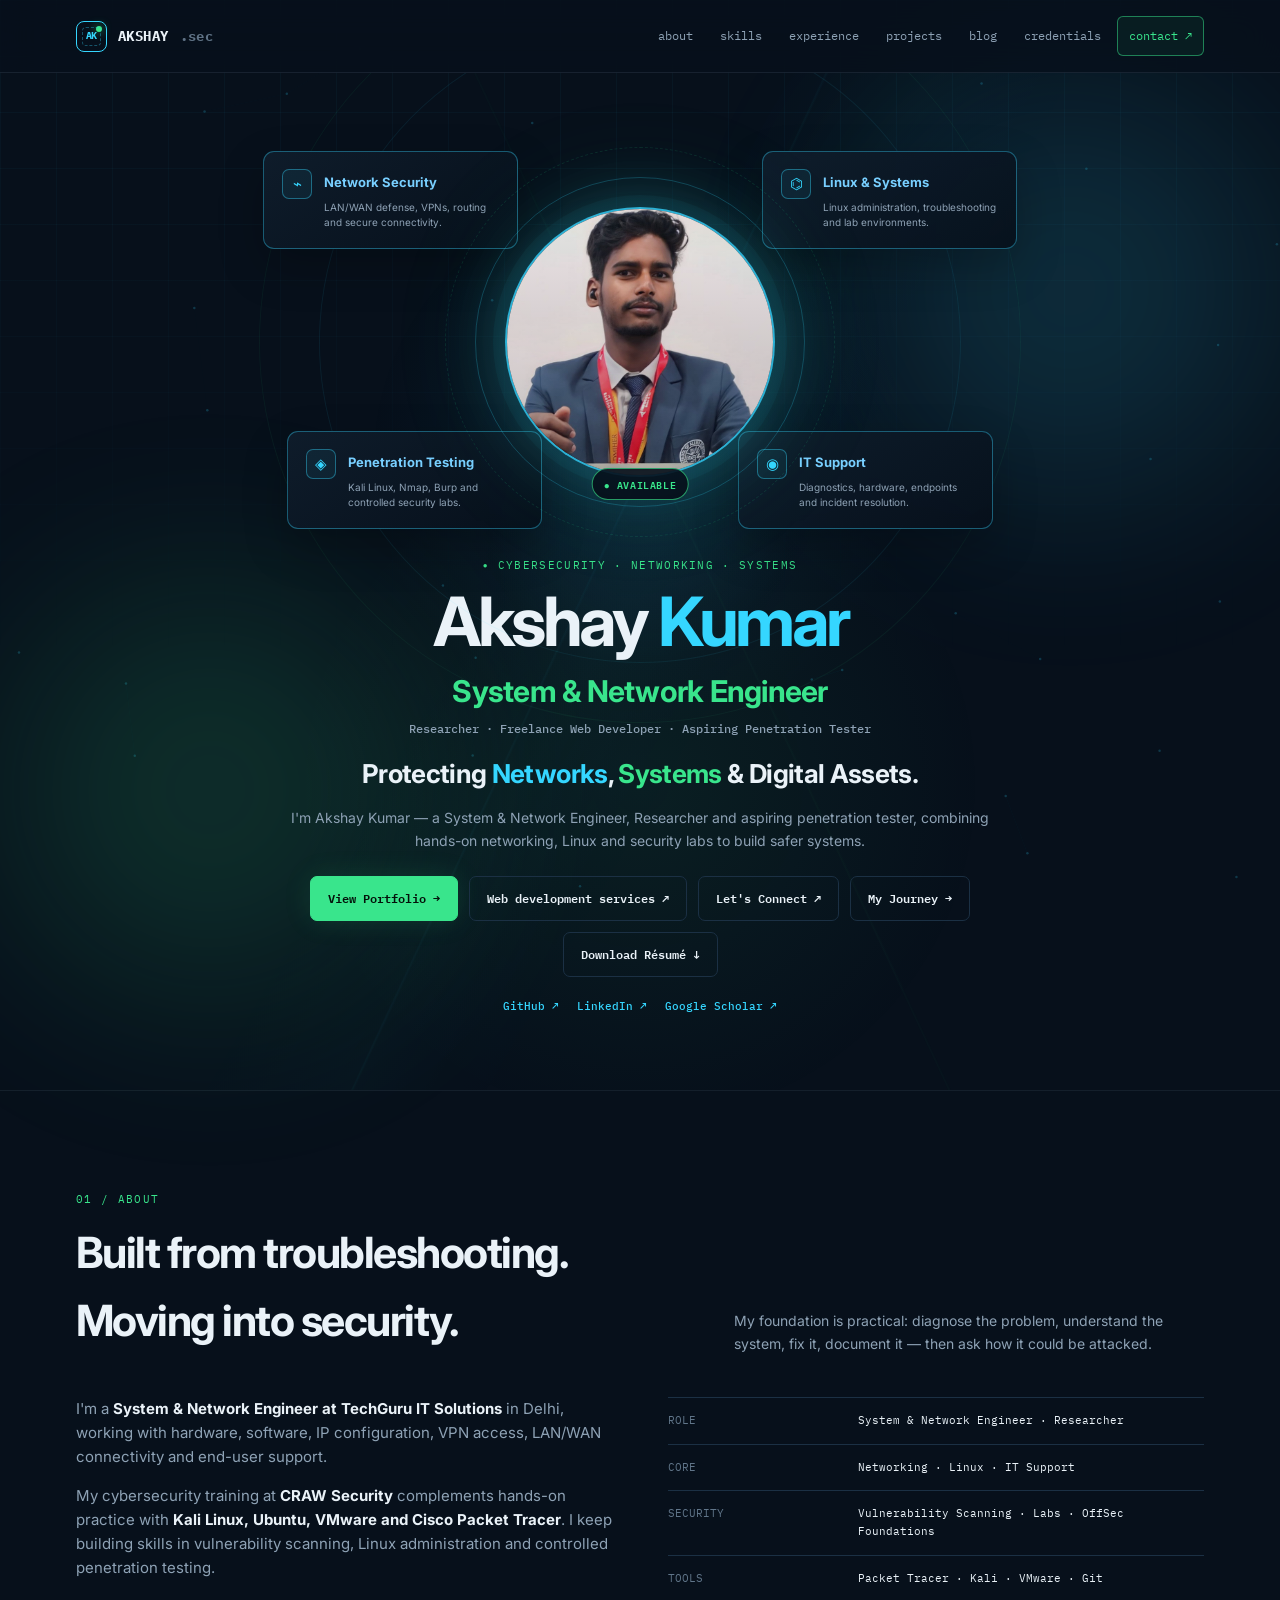
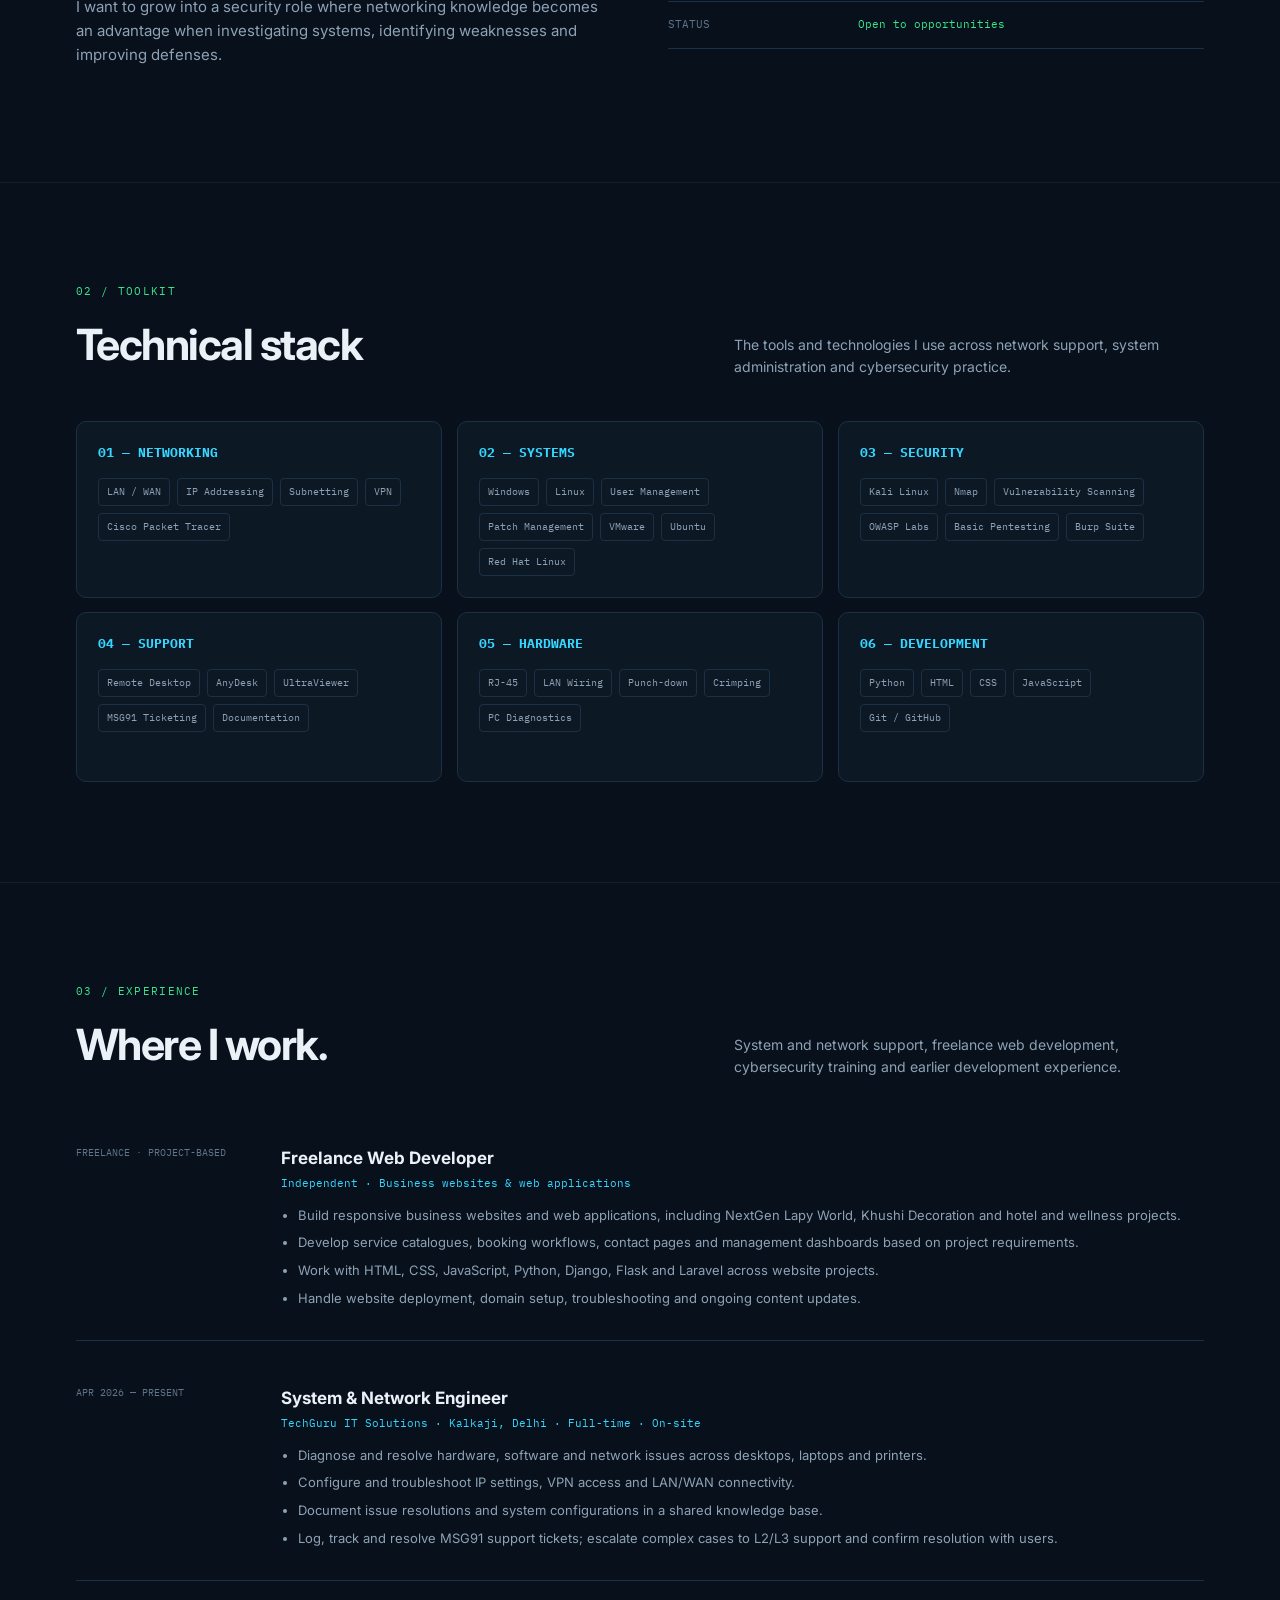
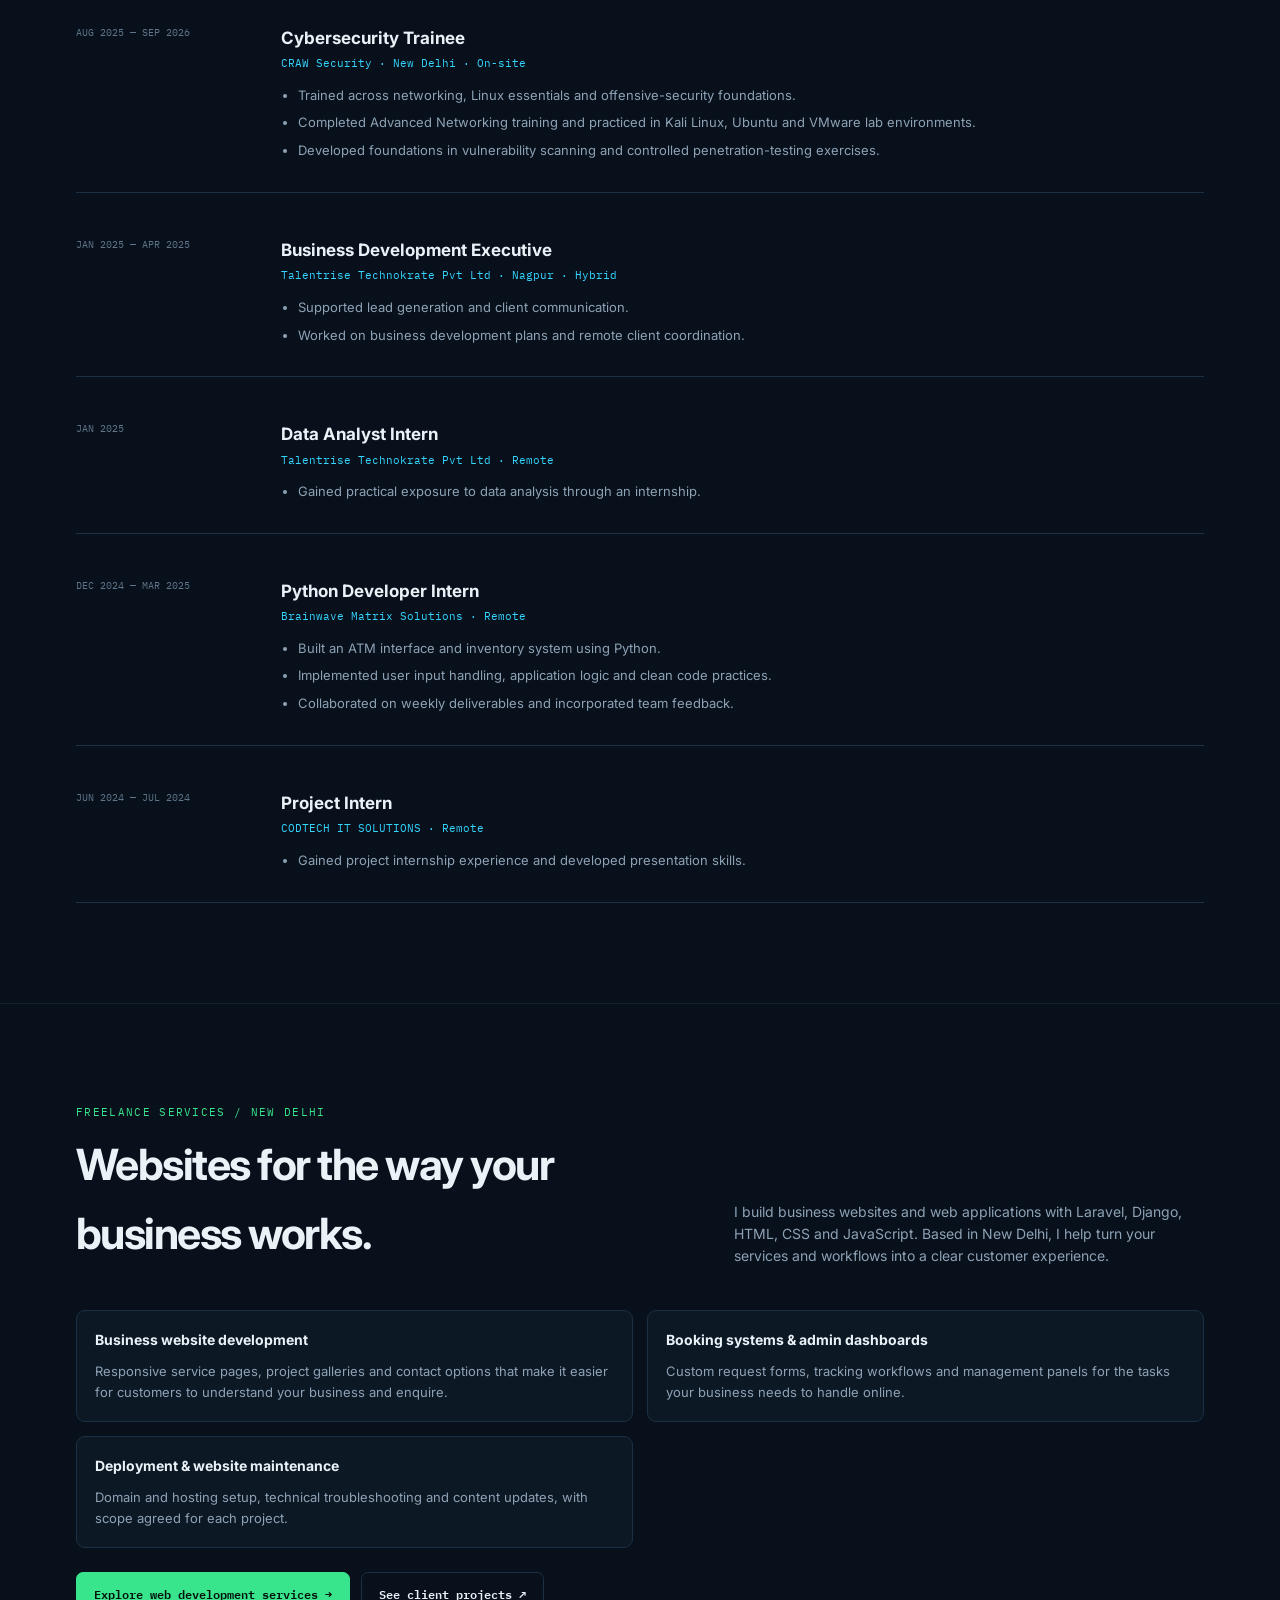
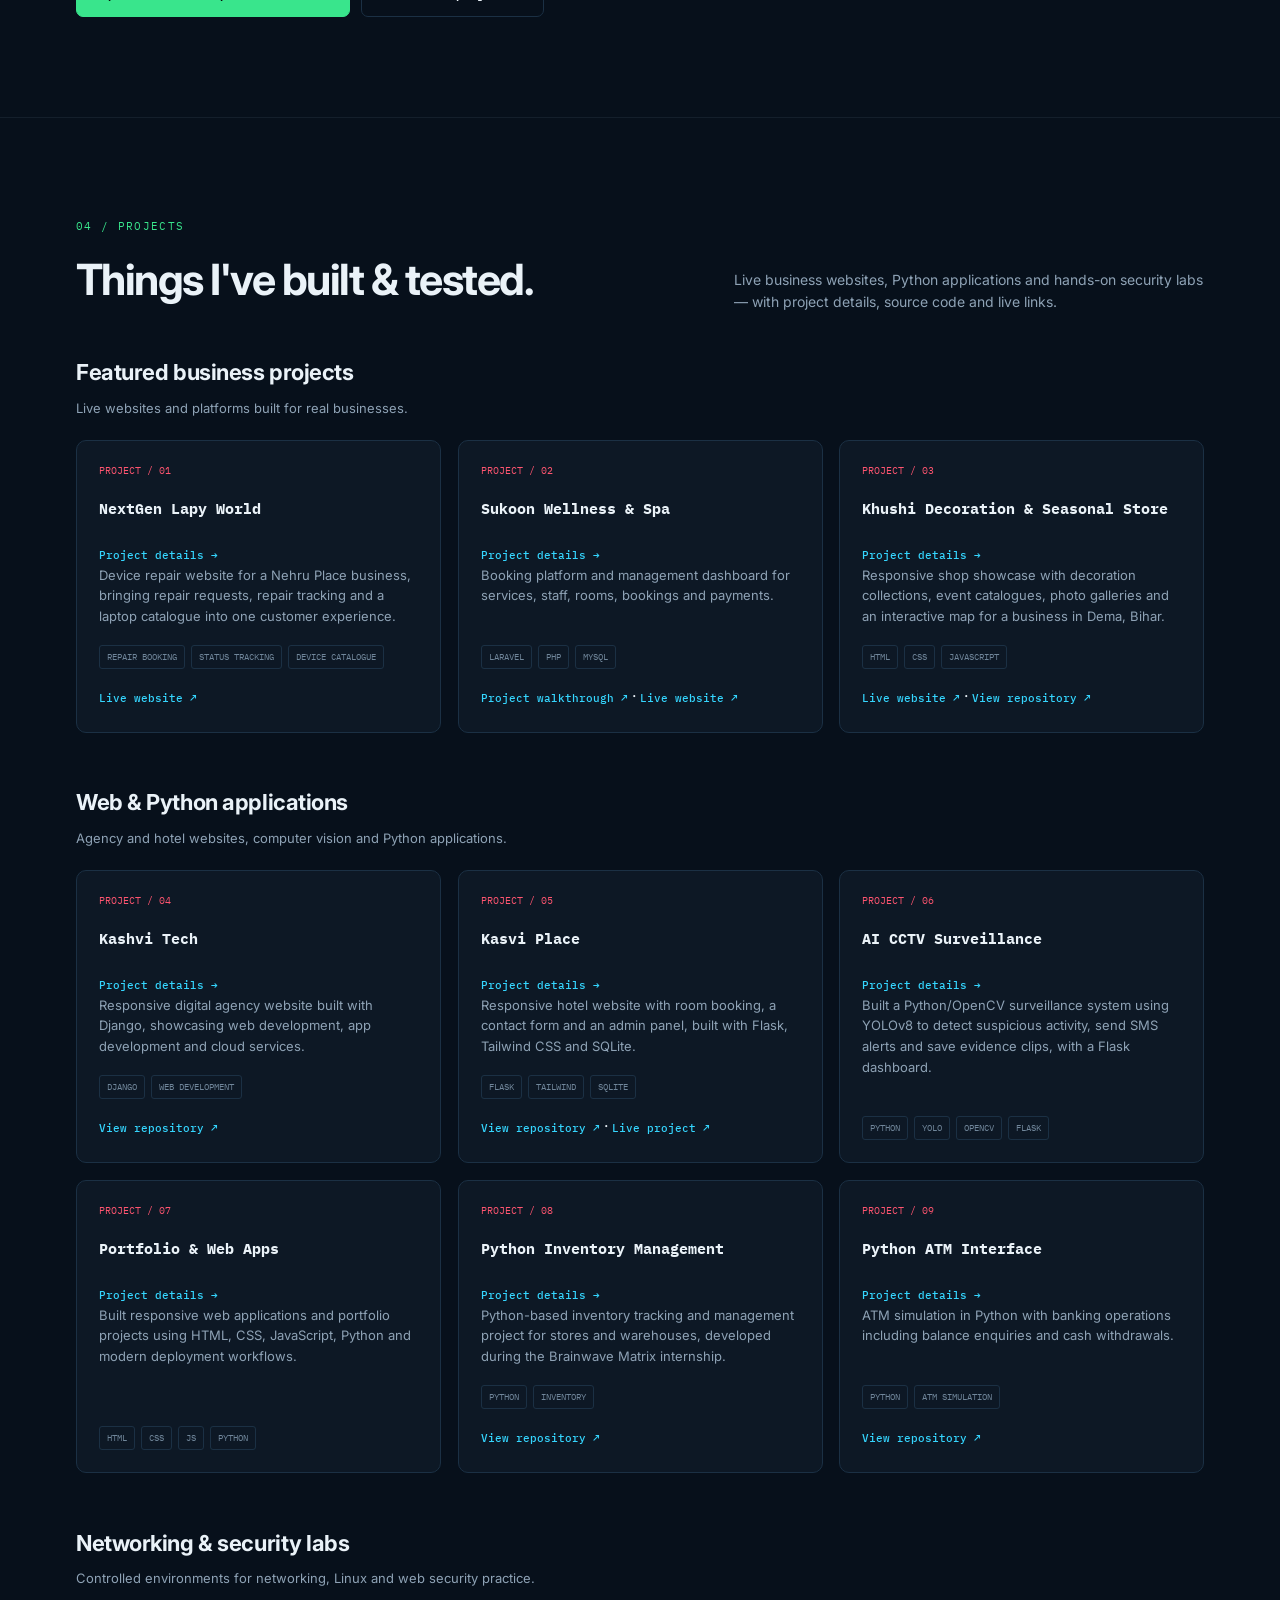
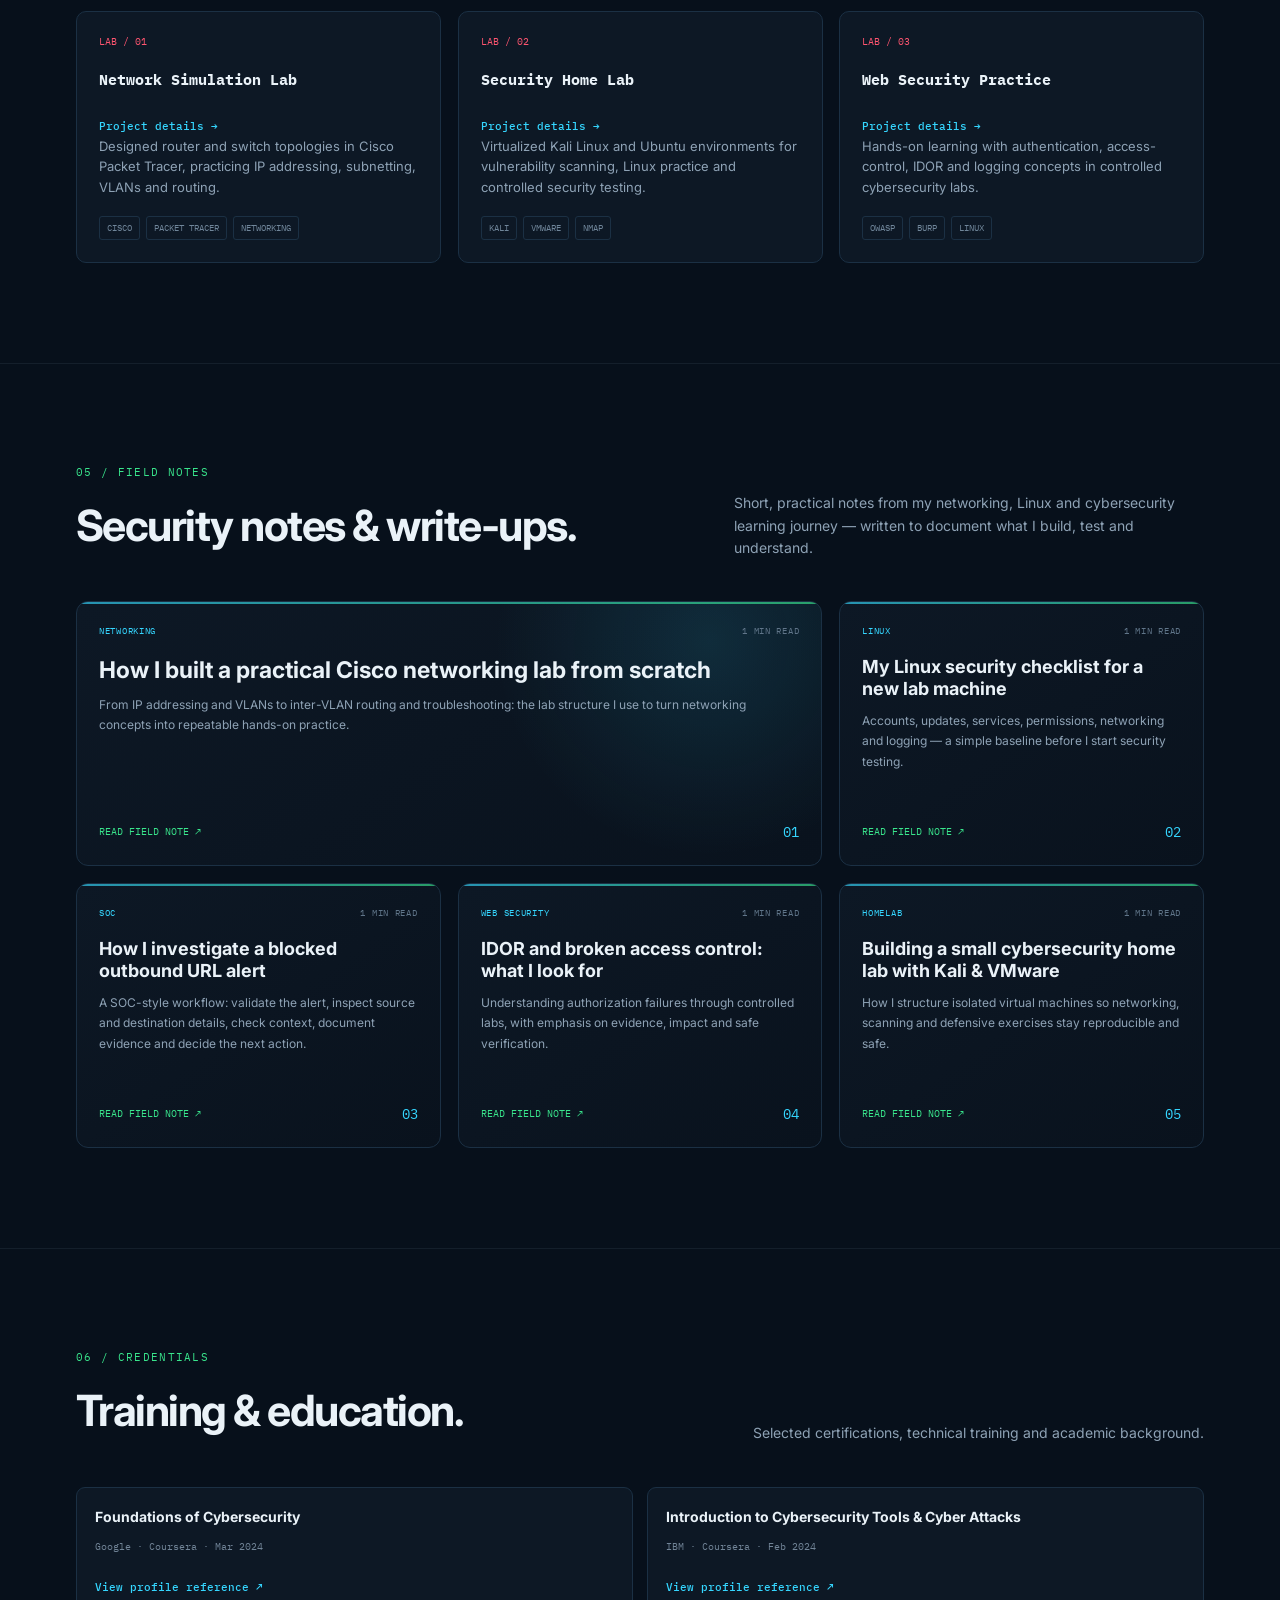
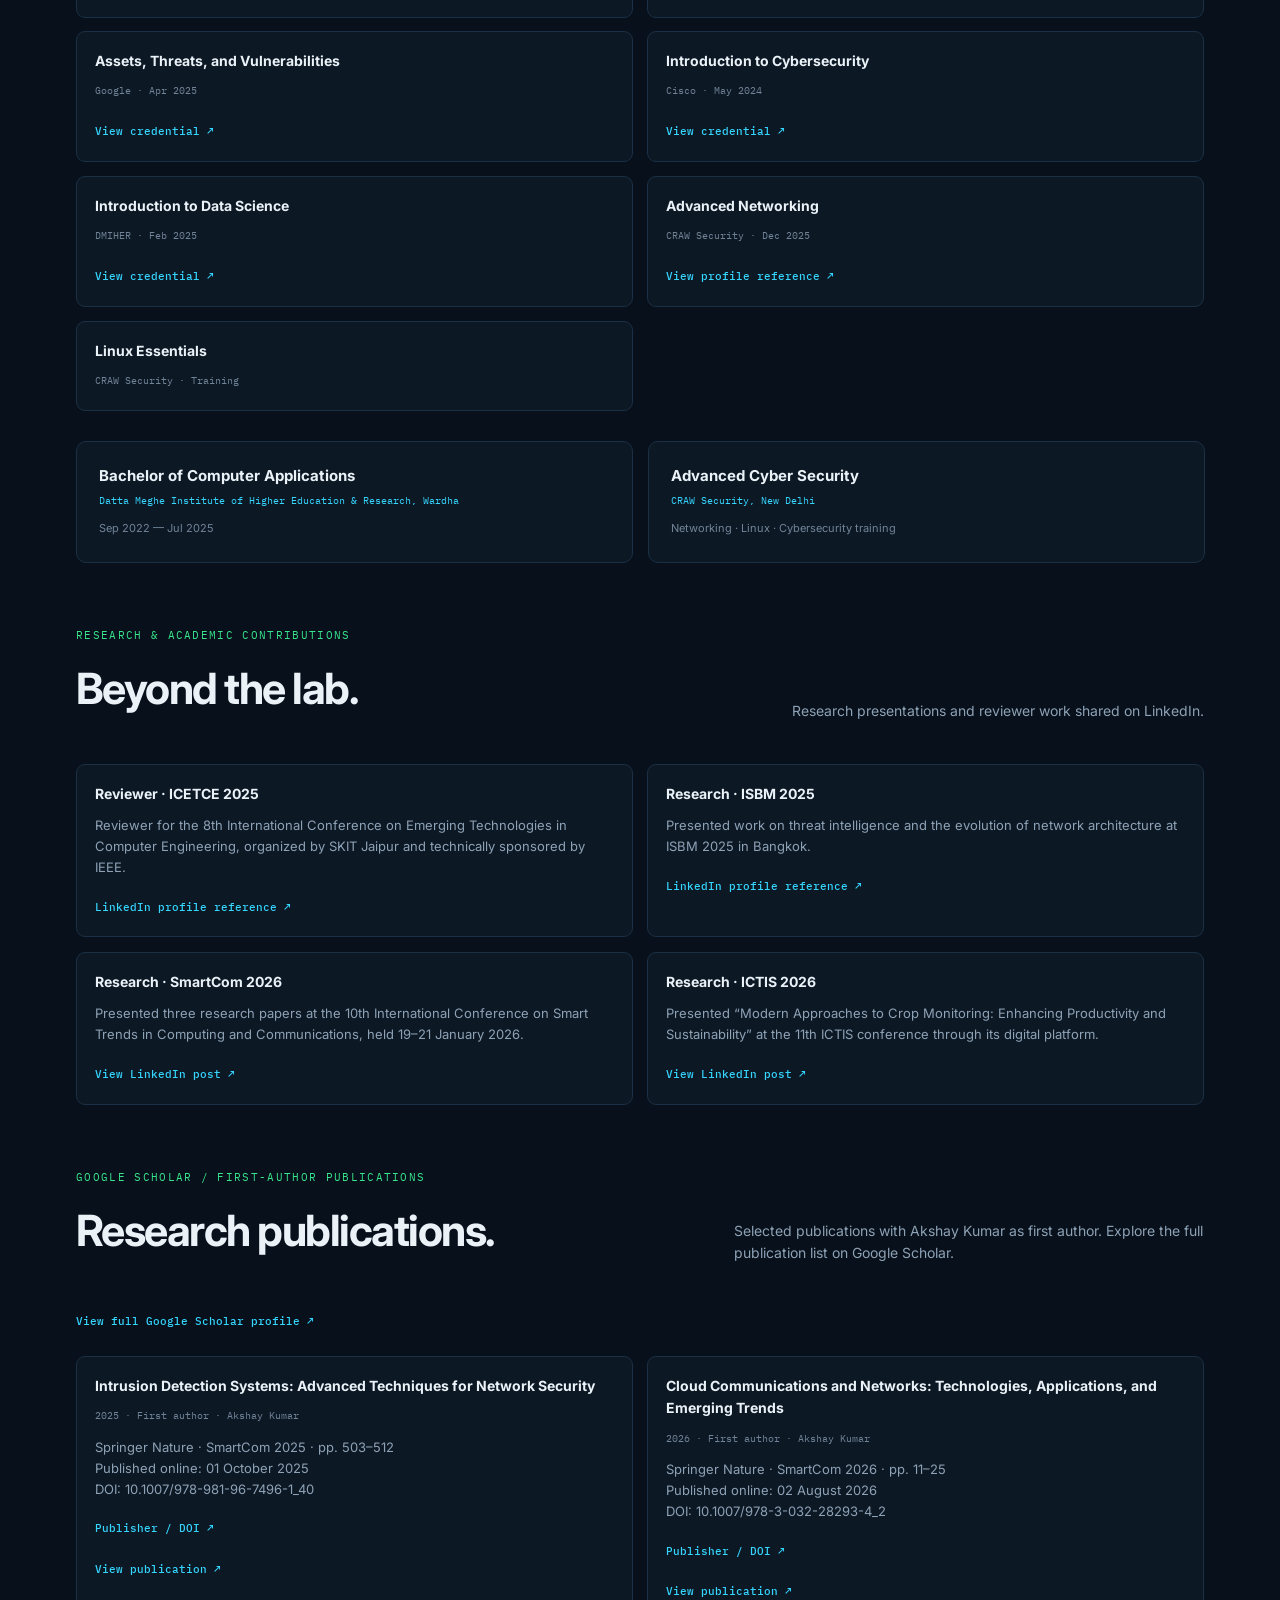
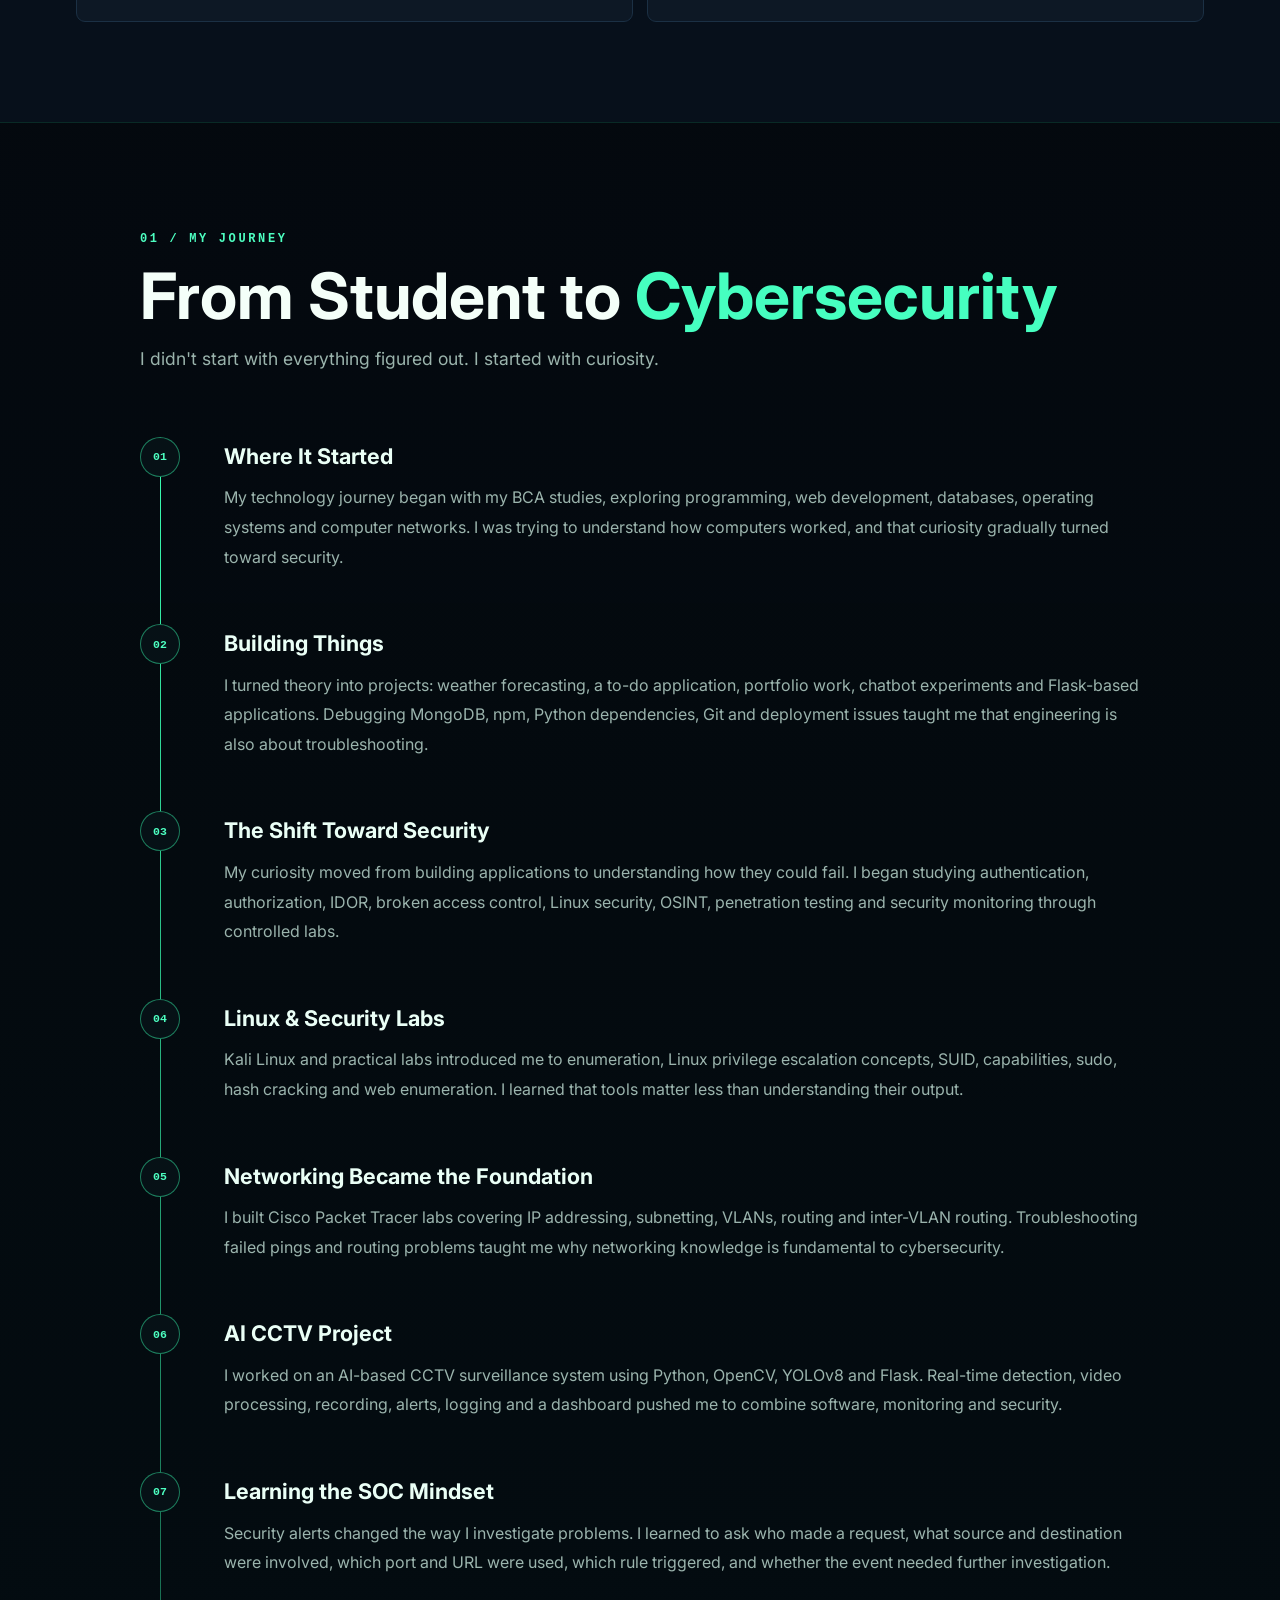
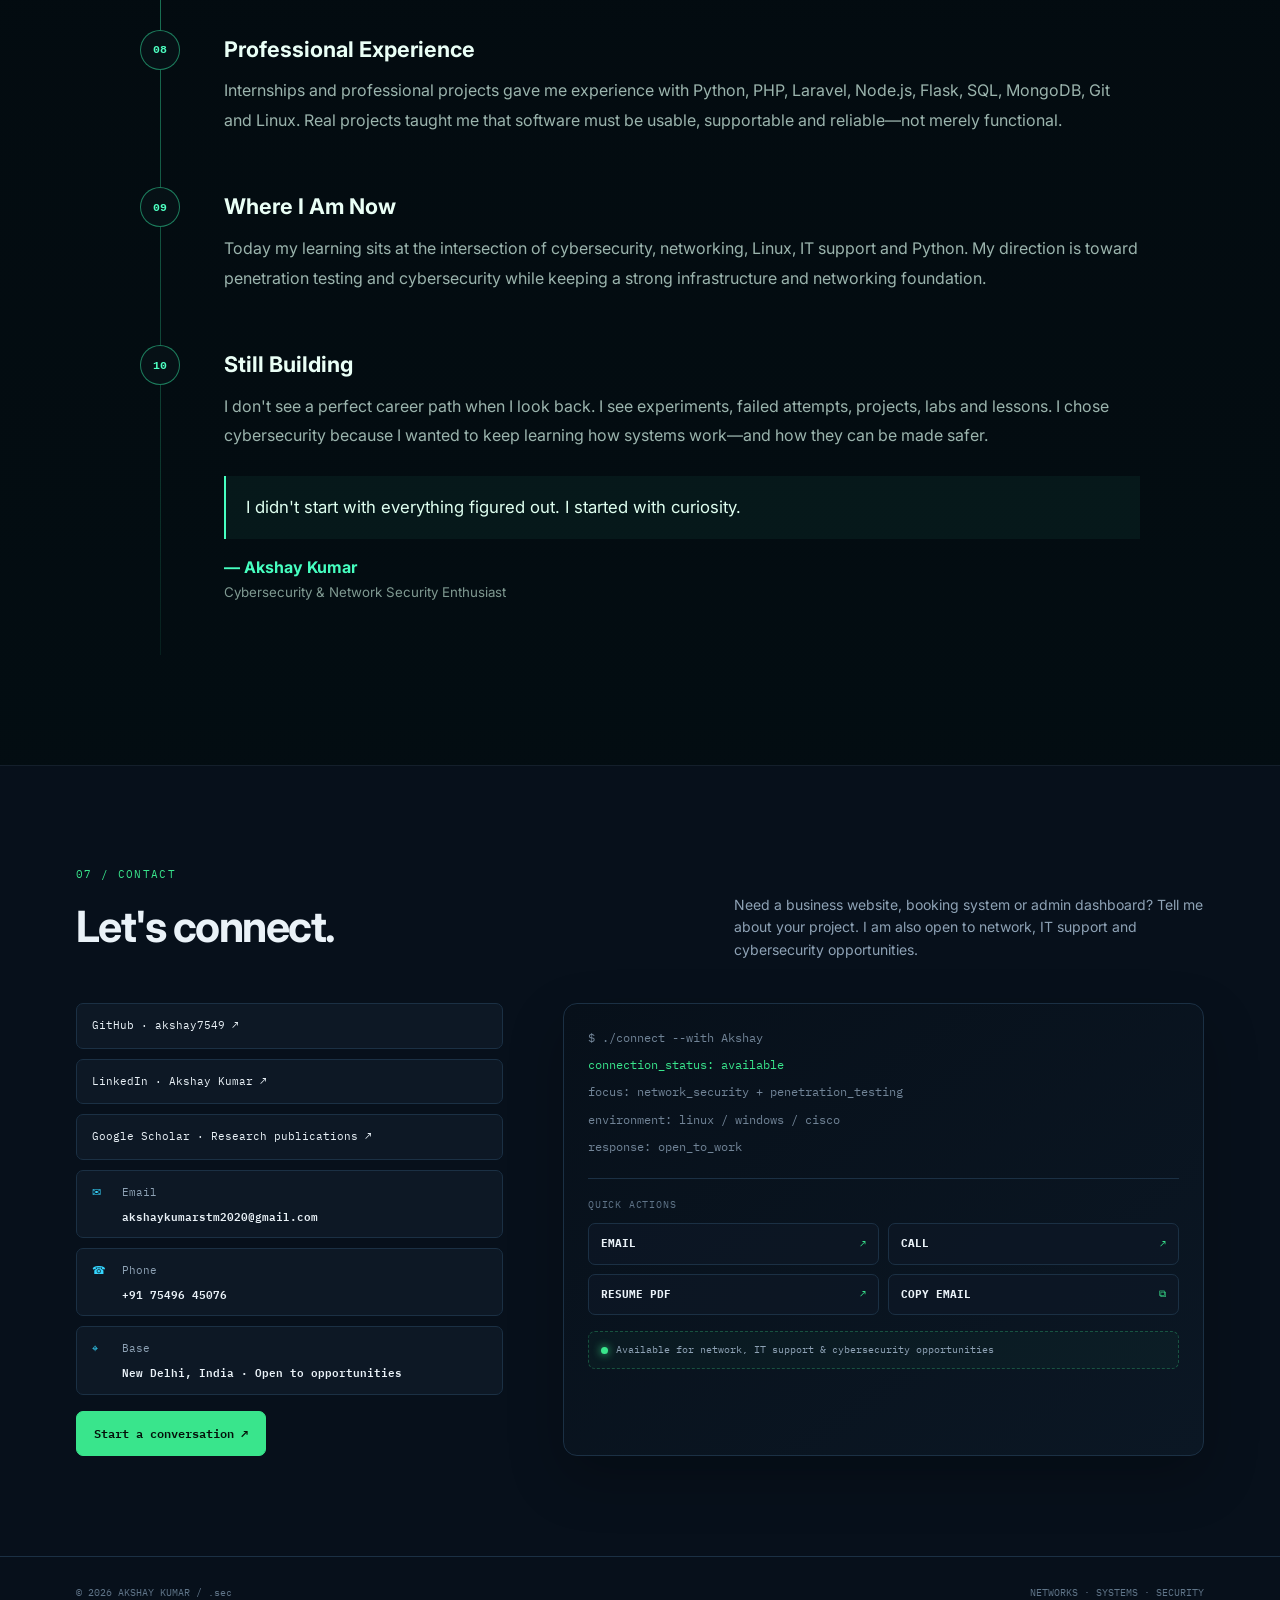
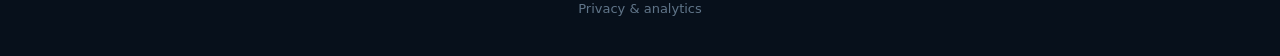
<file: index.html>
<!DOCTYPE html>
<html lang="en">
<head>
<meta charset="UTF-8">
<meta name="google-site-verification" content="mawzNgmoK0g9IHmVPvzZ2sSY8nIzzsK_01pWH1lycxY">
<meta name="viewport" content="width=device-width,initial-scale=1.0">
<title>Akshay Kumar | Freelance Web Developer &amp; Network Engineer, Delhi</title>
<meta name="description" content="Akshay Kumar, freelance web developer and network engineer in New Delhi. Explore Laravel and Django business websites, booking systems, dashboards and research.">
<meta name="theme-color" content="#07101b">
<meta name="color-scheme" content="dark">
<link rel="canonical" href="https://theakshaydev.space/">
<meta property="og:type" content="website">
<meta property="og:locale" content="en_US">
<meta property="og:site_name" content="Akshay Kumar Portfolio">
<meta property="og:title" content="Akshay Kumar | Freelance Web Developer &amp; Network Engineer, Delhi">
<meta property="og:description" content="Akshay Kumar, freelance web developer and network engineer in New Delhi. Explore Laravel and Django business websites, booking systems, dashboards and research.">
<meta property="og:url" content="https://theakshaydev.space/">
<meta property="og:image" content="https://theakshaydev.space/assets/akshay-profile-portrait.jpg">
<meta property="og:image:alt" content="Akshay Kumar">
<meta name="twitter:card" content="summary">
<meta name="twitter:title" content="Akshay Kumar | Freelance Web Developer &amp; Network Engineer, Delhi">
<meta name="twitter:description" content="Akshay Kumar, freelance web developer and network engineer in New Delhi. Explore Laravel and Django business websites, booking systems, dashboards and research.">
<meta name="twitter:image" content="https://theakshaydev.space/assets/akshay-profile-portrait.jpg">
<meta name="twitter:image:alt" content="Akshay Kumar">
<link rel="preconnect" href="https://fonts.googleapis.com">
<link rel="preconnect" href="https://fonts.gstatic.com" crossorigin>
<link href="https://fonts.googleapis.com/css2?family=IBM+Plex+Mono:wght@400;500;600;700&family=Inter:wght@400;500;600;700;800&display=swap" rel="stylesheet">
<style>
:root{--bg:#07101b;--bg2:#0a1624;--card:#0d1825;--card2:#101e2d;--line:#1b3044;--text:#eaf2f8;--muted:#8ea2b5;--cyan:#35d6ff;--green:#39e58c;--lime:#9dff71;--red:#ff5570;--mono:'IBM Plex Mono',monospace;--sans:'Inter',sans-serif;--max:1180px}
*{box-sizing:border-box;margin:0;padding:0}html{scroll-behavior:smooth}body{background:var(--bg);color:var(--text);font-family:var(--sans);line-height:1.6;overflow-x:hidden}a{color:inherit;text-decoration:none}button{font:inherit}.wrap{max-width:var(--max);margin:auto;padding:0 26px}.grid-bg{position:fixed;inset:0;z-index:-3;background-image:linear-gradient(rgba(53,214,255,.045) 1px,transparent 1px),linear-gradient(90deg,rgba(53,214,255,.045) 1px,transparent 1px);background-size:56px 56px;mask-image:linear-gradient(to bottom,black,transparent 75%)}#network{position:fixed;inset:0;z-index:-2;opacity:.45;pointer-events:none}.glow{position:absolute;width:420px;height:420px;border-radius:50%;filter:blur(100px);opacity:.14;pointer-events:none}.g1{background:var(--cyan);right:-150px;top:80px}.g2{background:var(--green);left:-180px;top:580px}
header{position:sticky;top:0;z-index:50;background:rgba(7,16,27,.78);backdrop-filter:blur(18px);border-bottom:1px solid rgba(142,162,181,.13)}.nav{height:72px;display:flex;align-items:center;justify-content:space-between}.brand{display:flex;align-items:center;gap:11px;font-family:var(--mono);font-weight:700;font-size:14px;letter-spacing:.03em}.brand-mark{width:31px;height:31px;border:1px solid var(--cyan);display:grid;place-items:center;border-radius:8px;color:var(--cyan);position:relative}.brand-mark:after{content:'';position:absolute;inset:5px;border:1px dashed rgba(53,214,255,.35);border-radius:4px}.navlinks{display:flex;gap:5px;align-items:center}.navlinks a{font-family:var(--mono);font-size:12px;color:var(--muted);padding:9px 11px;border-radius:6px}.navlinks a:hover{color:var(--text);background:var(--card)}.navbtn{border:1px solid rgba(57,229,140,.5);color:var(--green)!important;background:rgba(57,229,140,.06)}.toggle{display:none;background:none;border:1px solid var(--line);color:var(--text);width:38px;height:38px;border-radius:7px}
.hero{min-height:calc(100vh - 72px);display:flex;align-items:center;padding:72px 0 80px;position:relative}.hero-grid{display:grid;grid-template-columns:1.05fr .95fr;gap:72px;align-items:center}.eyebrow{font-family:var(--mono);font-size:11px;color:var(--green);letter-spacing:.12em;text-transform:uppercase;margin-bottom:18px;display:flex;gap:9px;align-items:center}.eyebrow:before{content:'●';font-size:8px;animation:pulse 1.8s infinite}@keyframes pulse{50%{opacity:.25}}h1{font-size:clamp(42px,6vw,76px);line-height:1.02;letter-spacing:-.055em;max-width:760px;margin-bottom:22px}h1 .cyan{color:var(--cyan)}h1 .green{color:var(--green)}.lead{font-size:16px;color:var(--muted);max-width:650px;margin-bottom:28px}.tags{display:flex;flex-wrap:wrap;gap:8px;margin-bottom:34px}.tag{font-family:var(--mono);font-size:11px;color:#a9bac9;border:1px solid var(--line);padding:6px 10px;border-radius:5px;background:rgba(13,24,37,.65)}.actions{display:flex;gap:11px;flex-wrap:wrap}.btn{font-family:var(--mono);font-size:12px;font-weight:600;padding:12px 17px;border-radius:7px;border:1px solid var(--line);display:inline-flex;align-items:center;gap:8px}.primary{background:var(--green);border-color:var(--green);color:#04110a}.primary:hover{filter:brightness(1.07);transform:translateY(-1px)}.secondary:hover{border-color:var(--cyan);color:var(--cyan)}
.hero-visual{position:relative}.operator{background:linear-gradient(145deg,rgba(13,24,37,.96),rgba(8,17,28,.96));border:1px solid var(--line);border-radius:14px;overflow:hidden;box-shadow:0 30px 80px rgba(0,0,0,.3)}.op-top{display:flex;align-items:center;justify-content:space-between;padding:13px 16px;border-bottom:1px solid var(--line);font-family:var(--mono);font-size:10px;color:var(--muted)}.status{color:var(--green);display:flex;gap:7px;align-items:center}.status i{width:7px;height:7px;border-radius:50%;background:var(--green);box-shadow:0 0 10px var(--green)}.op-body{display:grid;grid-template-columns:220px 1fr;gap:28px;padding:24px;align-items:center}.photo-frame{width:210px;height:210px;border:2px solid rgba(57,229,140,.72);border-radius:50%;overflow:hidden;position:relative;background:radial-gradient(circle at 50% 42%,#173e35 0,#0d2a25 48%,#07101a 72%);box-shadow:0 0 0 10px rgba(57,229,140,.045),0 0 45px rgba(57,229,140,.16)}.photo-frame:before{content:'';position:absolute;inset:-2px;background:radial-gradient(circle at 50% 65%,rgba(57,229,140,.26),transparent 58%);z-index:0}.photo-frame img{position:relative;z-index:1;width:100%;height:100%;object-fit:cover;object-position:50% 17%;filter:saturate(.96) contrast(1.04)}.photo-frame:after{content:'';position:absolute;inset:0;border-radius:50%;box-shadow:inset 0 -35px 50px rgba(4,12,20,.5);pointer-events:none;z-index:2}.badge{position:absolute;left:50%;bottom:9px;transform:translateX(-50%);z-index:3;background:rgba(7,16,27,.92);border:1px solid var(--green);padding:5px 10px;border-radius:999px;font-family:var(--mono);font-size:9px;color:var(--green);white-space:nowrap;box-shadow:0 0 18px rgba(57,229,140,.15)}.op-copy .mini{font-family:var(--mono);font-size:10px;color:var(--red);letter-spacing:.12em;text-transform:uppercase;margin:8px 0}.op-copy h2{font-family:var(--mono);font-size:22px;margin-bottom:3px}.role{color:var(--muted);font-size:12px;margin-bottom:18px}.meta{display:grid;grid-template-columns:1fr 1fr;gap:10px}.meta div{border-top:1px solid var(--line);padding-top:8px}.meta b{display:block;font-family:var(--mono);font-size:9px;color:#61768b;text-transform:uppercase;margin-bottom:2px}.meta span{font-family:var(--mono);font-size:11px}.terminal{margin-top:16px;background:#07101a;border:1px solid var(--line);border-radius:12px;overflow:hidden}.termbar{padding:11px 14px;border-bottom:1px solid var(--line);font-family:var(--mono);font-size:10px;color:#5f7285;display:flex;gap:7px}.termbar i{width:8px;height:8px;border-radius:50%;background:#405365}.term{padding:18px;font-family:var(--mono);font-size:11px}.cmd{color:var(--cyan);margin-bottom:7px}.out{color:#718497;margin-bottom:11px}.open{color:var(--green)}

/* Spotlight hero — original layout inspired by the supplied reference */
.hero-spotlight{min-height:calc(100vh - 72px);padding:54px 0 74px;overflow:hidden;position:relative;background:radial-gradient(circle at 50% 38%,rgba(24,86,130,.16),transparent 30%),radial-gradient(circle at 50% 70%,rgba(57,229,140,.07),transparent 36%)}
.hero-tech-bg{position:absolute;inset:0;pointer-events:none;opacity:.5;background:radial-gradient(circle at 50% 42%,rgba(53,214,255,.12),transparent 19%),linear-gradient(120deg,transparent 0 40%,rgba(53,214,255,.025) 50%,transparent 60%),linear-gradient(300deg,transparent 0 45%,rgba(57,229,140,.02) 50%,transparent 58%)}
.spotlight-wrap{position:relative;z-index:1}.spotlight-stage{height:430px;max-width:1000px;margin:0 auto;position:relative;display:flex;align-items:center;justify-content:center}.spot-photo-wrap{position:relative;width:330px;height:330px;display:grid;place-items:center;z-index:4}.spot-photo{width:270px;height:270px;border-radius:50%;overflow:hidden;border:2px solid rgba(53,214,255,.8);background:#0b1b28;box-shadow:0 0 0 12px rgba(53,214,255,.045),0 0 70px rgba(53,214,255,.25),0 0 130px rgba(57,229,140,.12);position:relative}.spot-photo:before{content:'';position:absolute;inset:0;background:linear-gradient(180deg,rgba(5,15,24,.02),rgba(5,15,24,.25));z-index:2}.spot-photo img{width:100%;height:100%;object-fit:cover;object-position:50% 15%;filter:saturate(.98) contrast(1.04);transform:scale(1.04)}.spot-ring{position:absolute;border:1px solid rgba(53,214,255,.22);border-radius:50%;pointer-events:none}.ring-1{width:330px;height:330px}.ring-2{width:390px;height:390px;border-color:rgba(57,229,140,.12);border-style:dashed;animation:spin 28s linear infinite}@keyframes spin{to{transform:rotate(360deg)}}.spot-status{position:absolute;bottom:7px;left:50%;transform:translateX(-50%);background:rgba(7,16,27,.9);border:1px solid rgba(57,229,140,.65);color:var(--green);font:600 10px var(--mono);padding:6px 11px;border-radius:999px;letter-spacing:.06em;white-space:nowrap;z-index:5}.spot-card{position:absolute;width:255px;padding:17px 18px;display:flex;gap:12px;align-items:flex-start;background:linear-gradient(145deg,rgba(16,30,45,.9),rgba(7,16,27,.92));border:1px solid rgba(53,214,255,.38);border-radius:11px;box-shadow:0 18px 45px rgba(0,0,0,.22);backdrop-filter:blur(8px);z-index:3}.spot-card:after{content:'';position:absolute;width:80px;height:1px;background:linear-gradient(90deg,rgba(53,214,255,.5),transparent);top:50%;}.card-tl{left:4%;top:24px}.card-tr{right:4%;top:24px}.card-bl{left:7%;bottom:28px}.card-br{right:7%;bottom:28px}.card-tl:after,.card-bl:after{right:-80px}.card-tr:after,.card-br:after{left:-80px;transform:rotate(180deg)}.spot-icon{width:30px;height:30px;flex:0 0 30px;display:grid;place-items:center;border:1px solid rgba(53,214,255,.4);border-radius:7px;color:var(--cyan);font-family:var(--mono);font-size:15px;background:rgba(53,214,255,.06)}.spot-card b{font-size:13px;color:#78cfff}.spot-card p{font-size:10px;color:var(--muted);line-height:1.55;margin-top:5px}.spotlight-copy{text-align:center;max-width:820px;margin:0 auto}.spotlight-copy .eyebrow{justify-content:center;margin-bottom:12px}.spotlight-copy h1{font-size:clamp(38px,5.5vw,68px);max-width:none;margin-bottom:16px}.spotlight-copy .lead{max-width:720px;margin:0 auto 24px;font-size:14px}.spotlight-copy .actions{justify-content:center}.spotlight-copy .primary{box-shadow:0 0 28px rgba(57,229,140,.12)}
.section{padding:100px 0;border-top:1px solid rgba(142,162,181,.1)}.section-head{display:flex;justify-content:space-between;gap:30px;align-items:end;margin-bottom:42px}.kicker{font-family:var(--mono);font-size:11px;color:var(--green);letter-spacing:.12em;text-transform:uppercase;margin-bottom:9px}.section h2{font-size:clamp(28px,4vw,43px);letter-spacing:-.035em}.section-head p{max-width:470px;color:var(--muted);font-size:14px}.about{display:grid;grid-template-columns:1fr 1fr;gap:55px}.about p{color:var(--muted);margin-bottom:15px;font-size:15px}.about strong{color:var(--text)}.info-list{border-top:1px solid var(--line)}.info-row{display:grid;grid-template-columns:170px 1fr;gap:20px;padding:14px 0;border-bottom:1px solid var(--line);font-family:var(--mono);font-size:11px}.info-row span:first-child{color:#607589}.skills{display:grid;grid-template-columns:repeat(3,1fr);gap:15px}.skill{background:var(--card);border:1px solid var(--line);border-radius:10px;padding:21px;min-height:170px}.skill:hover{border-color:#2d5972;transform:translateY(-2px)}.skill h3{font-family:var(--mono);font-size:13px;color:var(--cyan);margin-bottom:14px}.chips{display:flex;flex-wrap:wrap;gap:7px}.chip{font-family:var(--mono);font-size:10px;color:var(--muted);border:1px solid var(--line);padding:5px 8px;border-radius:4px}.experience{display:grid;gap:20px}.job{display:grid;grid-template-columns:170px 1fr;gap:35px;padding:24px 0;border-bottom:1px solid var(--line)}.job-date{font-family:var(--mono);font-size:10px;color:#607589}.job h3{font-size:17px;margin-bottom:3px}.company{font-family:var(--mono);font-size:11px;color:var(--cyan);margin-bottom:12px}.job ul{padding-left:17px;color:var(--muted);font-size:13px}.job li{margin-bottom:7px}.projects{display:grid;grid-template-columns:repeat(3,1fr);gap:17px}.project{background:var(--card);border:1px solid var(--line);border-radius:10px;padding:22px;min-height:230px;display:flex;flex-direction:column}.project-num{font-family:var(--mono);color:var(--red);font-size:10px;margin-bottom:18px}.project h4{font-family:var(--mono);font-size:15px;margin-bottom:10px}.project p{font-size:13px;color:var(--muted)}.stack{margin-top:auto;padding-top:18px;display:flex;flex-wrap:wrap;gap:6px}.stack span{font-family:var(--mono);font-size:9px;border:1px solid var(--line);padding:4px 7px;color:#70869a;border-radius:3px}.cards{display:grid;grid-template-columns:repeat(2,1fr);gap:14px}.cert{background:var(--card);border:1px solid var(--line);padding:18px;border-radius:9px}.cert h3{font-size:14px;margin-bottom:4px}.cert span{font-family:var(--mono);font-size:10px;color:#718497}.education{display:grid;grid-template-columns:1fr 1fr;gap:15px}.edu{background:var(--card);border:1px solid var(--line);padding:22px;border-radius:10px}.edu h3{font-size:15px}.edu p{font-family:var(--mono);font-size:10px;color:var(--cyan);margin:5px 0}.edu span{font-size:11px;color:#718497} .blog-grid{display:grid;grid-template-columns:repeat(3,1fr);gap:17px}.blog-card{position:relative;background:linear-gradient(145deg,#0d1825,#09121d);border:1px solid var(--line);border-radius:12px;padding:22px;min-height:265px;display:flex;flex-direction:column;overflow:hidden;transition:.25s ease}.blog-card::before{content:"";position:absolute;inset:0 auto auto 0;width:100%;height:2px;background:linear-gradient(90deg,var(--cyan),var(--green));opacity:.65}.blog-card:hover{transform:translateY(-4px);border-color:#2d5972;box-shadow:0 18px 45px rgba(0,0,0,.22)}.blog-meta{display:flex;justify-content:space-between;gap:12px;font-family:var(--mono);font-size:9px;color:#607589;text-transform:uppercase;letter-spacing:.08em}.blog-tag{color:var(--cyan)}.blog-card h3{font-size:18px;line-height:1.25;margin:17px 0 10px}.blog-card p{font-size:12px;line-height:1.7;color:var(--muted)}.blog-footer{margin-top:auto;padding-top:18px;display:flex;align-items:center;justify-content:space-between;gap:10px}.blog-read{font-family:var(--mono);font-size:10px;color:var(--green)}.blog-arrow{font-family:var(--mono);font-size:14px;color:var(--cyan)}.blog-feature{grid-column:span 2;background:radial-gradient(circle at 85% 15%,rgba(53,214,255,.12),transparent 32%),linear-gradient(145deg,#0d1825,#09121d)}.blog-feature h3{font-size:23px}.blog-modal{position:fixed;inset:0;background:rgba(2,7,12,.78);backdrop-filter:blur(8px);display:none;align-items:center;justify-content:center;padding:20px;z-index:100}.blog-modal.open{display:flex}.blog-dialog{width:min(760px,100%);max-height:85vh;overflow:auto;background:#0b1520;border:1px solid #29445a;border-radius:14px;padding:28px;box-shadow:0 30px 90px rgba(0,0,0,.55)}.blog-dialog .kicker{margin-bottom:10px}.blog-dialog h3{font-size:clamp(25px,4vw,38px);margin-bottom:12px}.blog-dialog p{color:#9eb0bf;line-height:1.8;font-size:14px;margin:0 0 15px}.blog-dialog .modal-close{float:right;border:1px solid var(--line);background:transparent;color:var(--text);border-radius:6px;padding:7px 10px;cursor:pointer;font-family:var(--mono)}.contact{display:grid;grid-template-columns:.8fr 1.2fr;gap:60px}.contact-copy p{color:var(--muted);font-size:14px;margin:14px 0 24px}.contact-links{display:grid;gap:10px}.contact-link{border:1px solid var(--line);background:var(--card);padding:13px 15px;border-radius:7px;font-family:var(--mono);font-size:11px}.contact-link:hover{border-color:var(--cyan);color:var(--cyan)}.terminal-contact{background:linear-gradient(145deg,#07101a,#0b1724);border:1px solid var(--line);border-radius:14px;padding:24px;font-family:var(--mono);font-size:12px;box-shadow:0 22px 55px rgba(0,0,0,.24)}.terminal-contact p{color:#718497;margin-bottom:8px}.terminal-contact .green{color:var(--green)}.contact-console{margin-top:22px;border-top:1px solid var(--line);padding-top:18px}.contact-console-label{font-size:10px;color:#5f7488;letter-spacing:.08em;text-transform:uppercase;margin-bottom:10px}.contact-actions{display:grid;grid-template-columns:1fr 1fr;gap:9px}.contact-action{display:flex;align-items:center;justify-content:space-between;gap:10px;padding:11px 12px;border:1px solid var(--line);border-radius:7px;background:rgba(13,24,37,.7);font-size:10px;color:#a9bac9;transition:.2s}.contact-action:hover{border-color:var(--green);color:var(--green);transform:translateY(-1px)}.contact-action strong{font-size:11px;color:var(--text)}.contact-action .arrow{color:var(--green)}.contact-status{display:flex;align-items:center;gap:8px;margin-top:16px;padding:10px 12px;border:1px dashed rgba(57,229,140,.28);border-radius:7px;background:rgba(57,229,140,.035);color:#8ea2b5;font-size:10px}.contact-status i{width:7px;height:7px;border-radius:50%;background:var(--green);box-shadow:0 0 9px var(--green)}footer{border-top:1px solid var(--line);padding:28px 0;color:#607589;font-family:var(--mono);font-size:10px}.footer{display:flex;justify-content:space-between;gap:15px}.reveal{opacity:0;transform:translateY(15px);transition:.65s ease}.reveal.in{opacity:1;transform:none}
@media(max-width:900px){.op-body{grid-template-columns:190px 1fr}.photo-frame{width:180px;height:180px}.navlinks{display:none}.toggle{display:block}.hero-grid,.about,.contact{grid-template-columns:1fr}.hero{padding-top:55px}.hero-visual{max-width:680px}.skills{grid-template-columns:1fr 1fr}.projects{grid-template-columns:1fr}.contact-actions{grid-template-columns:1fr}.job{grid-template-columns:1fr;gap:8px}.section-head{display:block}.section-head p{margin-top:12px}.mobile{display:none}#header.nav-open .navlinks{display:flex;position:absolute;left:0;right:0;top:72px;background:var(--bg2);padding:14px 26px;flex-direction:column;align-items:stretch;border-bottom:1px solid var(--line)}}
@media(max-width:600px){.wrap{padding:0 18px}.hero{padding:45px 0 65px}.op-body{grid-template-columns:1fr}.photo-frame{height:245px}.skills,.cards,.education,.blog-grid{grid-template-columns:1fr}.blog-feature{grid-column:span 1}.meta{grid-template-columns:1fr 1fr}h1{font-size:43px}.section{padding:75px 0}.footer{flex-direction:column}.nav{height:64px}#header.nav-open .navlinks{top:64px}}

@media(max-width:900px){.spotlight-stage{height:390px}.spot-card{width:220px}.card-tl{left:0}.card-tr{right:0}.card-bl{left:2%}.card-br{right:2%}.spot-photo{width:235px;height:235px}.spot-photo-wrap{width:290px;height:290px}.ring-1{width:290px;height:290px}.ring-2{width:340px;height:340px}}
@media(max-width:700px){.hero-spotlight{padding-top:32px}.spotlight-stage{height:520px;display:block}.spot-photo-wrap{position:absolute;top:60px;left:50%;transform:translateX(-50%);width:260px;height:260px}.spot-photo{width:215px;height:215px}.ring-1{width:260px;height:260px}.ring-2{width:305px;height:305px}.spot-card{width:calc(50% - 10px);padding:12px;font-size:10px}.spot-card b{font-size:11px}.spot-card p{font-size:9px}.card-tl{left:0;top:8px}.card-tr{right:0;top:8px}.card-bl{left:0;bottom:18px}.card-br{right:0;bottom:18px}.spot-card:after{display:none}.spotlight-copy h1{font-size:38px}.spotlight-copy .lead{font-size:13px}.spot-icon{width:24px;height:24px;flex-basis:24px;font-size:12px}}

/* Reliability + visual polish */
.skip-link{position:fixed;left:14px;top:-60px;z-index:100;color:#04110a;background:var(--green);padding:9px 12px;border-radius:7px;font:700 11px var(--mono);transition:top .2s}.skip-link:focus{top:14px}.brand-mark{font-size:10px;letter-spacing:-.04em}.brand-mark:before{content:'';position:absolute;width:6px;height:6px;background:var(--green);border-radius:50%;right:4px;top:4px;box-shadow:0 0 10px rgba(57,229,140,.8)}.hero-spotlight:before{content:'';position:absolute;inset:0;background-image:linear-gradient(115deg,transparent 0 47%,rgba(53,214,255,.055) 47.1%,transparent 47.25%),linear-gradient(65deg,transparent 0 54%,rgba(57,229,140,.04) 54.1%,transparent 54.25%);opacity:.65;pointer-events:none}.spotlight-stage:before,.spotlight-stage:after{content:'';position:absolute;border-radius:50%;border:1px solid rgba(53,214,255,.08);width:640px;height:640px;transform:rotate(-18deg);pointer-events:none}.spotlight-stage:after{width:760px;height:760px;border-color:rgba(57,229,140,.055);transform:rotate(24deg)}.spotlight-stage>*{will-change:transform}.spot-card{transition:transform .25s ease,border-color .25s ease,box-shadow .25s ease}.spot-card:hover{transform:translateY(-4px);border-color:rgba(53,214,255,.7);box-shadow:0 22px 55px rgba(0,0,0,.32),0 0 28px rgba(53,214,255,.08)}.spot-photo{transition:transform .35s ease,box-shadow .35s ease}.spot-photo:hover{transform:scale(1.025);box-shadow:0 0 0 12px rgba(53,214,255,.05),0 0 90px rgba(53,214,255,.3),0 0 150px rgba(57,229,140,.16)}.trust-strip{display:flex;justify-content:center;flex-wrap:wrap;gap:8px;margin-top:24px}.trust-strip span{font:600 9px var(--mono);letter-spacing:.07em;color:#6f8396;border:1px solid rgba(27,48,68,.95);background:rgba(7,16,27,.55);padding:7px 9px;border-radius:999px}.trust-strip i{display:inline-block;width:5px;height:5px;border-radius:50%;background:var(--green);box-shadow:0 0 8px rgba(57,229,140,.6);margin-right:5px}.section{scroll-margin-top:88px}.project,.skill,.cert,.edu{transition:transform .25s ease,border-color .25s ease,box-shadow .25s ease}.project:hover,.skill:hover,.cert:hover,.edu:hover{transform:translateY(-4px);border-color:rgba(53,214,255,.45);box-shadow:0 18px 42px rgba(0,0,0,.18)}.contact-action{transition:transform .2s ease,border-color .2s ease,background .2s ease}.contact-action:hover{transform:translateY(-2px)}button:focus-visible,a:focus-visible{outline:2px solid var(--cyan);outline-offset:3px}.terminal,.operator,.spot-card,.project,.skill,.cert,.edu,.terminal-contact{contain:layout paint}@media(prefers-reduced-motion:reduce){html{scroll-behavior:auto}.ring-2{animation:none}.reveal{opacity:1!important;transform:none!important}.spot-card,.spot-photo,.project,.skill,.cert,.edu,.contact-action{transition:none}.spot-photo:hover,.spot-card:hover,.project:hover,.skill:hover,.cert:hover,.edu:hover,.contact-action:hover{transform:none}}@media(max-width:700px){.trust-strip{gap:6px}.trust-strip span{font-size:8px;padding:6px 8px}.spotlight-stage:before,.spotlight-stage:after{display:none}.spot-card{backdrop-filter:blur(5px)}}
.profile-links{display:flex;justify-content:center;flex-wrap:wrap;gap:18px;margin-top:20px}.profile-link{color:var(--cyan);font:500 11px var(--mono);line-height:1.7}.profile-link:hover{color:var(--green);text-decoration:underline}.project-links{margin-top:15px}.cert p{font-size:13px;color:var(--muted);margin-top:10px}.research-block{margin-top:65px}
/* Requested profile improvements; original palette, portrait and card layout retained. */
.spotlight-copy .hero-role{font-size:clamp(20px,2.6vw,30px);font-weight:700;line-height:1.3;color:var(--green);margin:0 0 8px;letter-spacing:-.025em}
.hero-specialism{font:500 12px/1.6 var(--mono);color:var(--muted);margin:0 0 18px}
.hero-tagline{font-size:clamp(18px,2.5vw,26px);font-weight:700;line-height:1.35;letter-spacing:-.025em;margin:0 0 16px}
.hero-tagline .cyan{color:var(--cyan)}.hero-tagline .green{color:var(--green)}
.blog-card[role=button]{cursor:pointer}.blog-card:focus-visible{outline:2px solid var(--cyan);outline-offset:4px}
.project-detail-trigger{font:500 11px/1.7 var(--mono);color:var(--cyan);border:0;background:transparent;padding:0;cursor:pointer;align-self:flex-start;margin-top:15px;text-align:left}
.project-detail-trigger:hover{color:var(--green);text-decoration:underline}
.blog-dialog h4{font:600 11px/1.6 var(--mono);letter-spacing:.08em;text-transform:uppercase;color:var(--cyan);margin:20px 0 8px}
.project-preview{margin:18px 0 22px}.project-preview img{display:block;width:100%;height:auto;border:1px solid var(--line);border-radius:8px}.project-preview figcaption{color:var(--muted);font:400 10px/1.6 var(--mono);margin-top:8px}
.blog-dialog .case-links{display:flex;flex-wrap:wrap;gap:16px;margin-top:22px}.blog-dialog a{color:var(--cyan)}
.publication-meta{overflow-wrap:anywhere}.contact-link strong{overflow-wrap:anywhere}
@media(max-width:700px){.hero-specialism{font-size:10px}.hero-tagline{font-size:19px}.spotlight-copy .hero-role{font-size:21px}}
.project-group+.project-group{margin-top:52px}.project-group-head{margin-bottom:22px}.project-group-head h3{font-size:22px;letter-spacing:-.02em;margin-bottom:7px}.project-group-head p{font-size:13px;color:var(--muted)}
</style>
<style>
.journey-story{padding:110px 6vw;background:linear-gradient(180deg,rgba(4,9,14,.96),rgba(3,13,18,.99));border-top:1px solid rgba(55,255,179,.12)}.journey-wrap{max-width:1000px;margin:auto}.journey-kicker{font:700 .75rem/1 monospace;letter-spacing:.22em;color:#4dffc1;margin-bottom:18px}.journey-wrap h2{font-size:clamp(2.2rem,5vw,4.5rem);line-height:1.02;margin:0 0 16px;color:#f4fff9}.journey-wrap h2 span{color:#46ffc0}.journey-lead{font-size:1.1rem;color:#9bb4ad;margin:0 0 64px}.journey-timeline{position:relative}.journey-timeline:before{content:"";position:absolute;left:20px;top:0;bottom:0;width:1px;background:linear-gradient(#39ffb2,rgba(57,255,178,.08))}.journey-chapter{position:relative;display:grid;grid-template-columns:60px 1fr;gap:24px;padding:0 0 52px}.chapter-no{width:40px;height:40px;border:1px solid rgba(57,255,178,.45);border-radius:50%;display:grid;place-items:center;background:#061116;color:#4dffc1;font:700 .72rem monospace;z-index:1}.journey-chapter h3{margin:2px 0 10px;font-size:1.35rem;color:#eafff6}.journey-chapter p{margin:0;color:#9bb4ad;line-height:1.85}.journey-chapter blockquote{margin:25px 0 16px;padding:18px 20px;border-left:2px solid #46ffc0;background:rgba(70,255,192,.05);color:#dffff0;font-size:1.05rem}.journey-sign{color:#46ffc0;font-weight:700;line-height:1.5}.journey-sign small{color:#7f9991;font-weight:400}@media(max-width:650px){.journey-story{padding:75px 20px}.journey-lead{margin-bottom:45px}.journey-chapter{grid-template-columns:45px 1fr;gap:15px}.journey-timeline:before{left:19px}.chapter-no{width:38px;height:38px}.journey-chapter p{font-size:.94rem;line-height:1.7}}
</style>
<link rel="stylesheet" href="assets/qa-fixes.css">
<meta name="robots" content="index, follow, max-image-preview:large">
<script type="application/ld+json">{"@context": "https://schema.org", "@graph": [{"@type": "Person", "@id": "https://theakshaydev.space/#person", "name": "Akshay Kumar", "url": "https://theakshaydev.space/", "image": "https://theakshaydev.space/assets/akshay-profile-portrait.jpg", "jobTitle": ["Freelance Web Developer", "System & Network Engineer", "Researcher"], "description": "Akshay Kumar, freelance web developer and network engineer in New Delhi. Explore Laravel and Django business websites, booking systems, dashboards and research.", "sameAs": ["https://github.com/akshay7549", "https://www.linkedin.com/in/akshay-kumar-090990249/", "https://scholar.google.com/citations?user=n_KkLYUAAAAJ&hl=en"], "knowsAbout": ["Web development", "Laravel", "Django", "Computer networking", "Linux", "Cybersecurity"], "address": {"@type": "PostalAddress", "addressLocality": "New Delhi", "addressCountry": "IN"}}, {"@type": "WebSite", "@id": "https://theakshaydev.space/#website", "url": "https://theakshaydev.space/", "name": "Akshay Kumar Portfolio", "publisher": {"@id": "https://theakshaydev.space/#person"}}, {"@type": "ProfilePage", "@id": "https://theakshaydev.space/#profile", "url": "https://theakshaydev.space/", "name": "Akshay Kumar | Freelance Web Developer & Network Engineer, Delhi", "mainEntity": {"@id": "https://theakshaydev.space/#person"}, "isPartOf": {"@id": "https://theakshaydev.space/#website"}}]}</script>
</head>
<body>
<a class="skip-link" href="#home">Skip to content</a>
<div class="grid-bg"></div><canvas id="network"></canvas><div class="glow g1"></div><div class="glow g2"></div>
<header id="header"><div class="wrap nav">
<a class="brand" href="#home"><span class="brand-mark">AK</span>AKSHAY<span style="color:#5f7285">.sec</span></a>
<nav class="navlinks" id="navlinks"><a href="#about">about</a><a href="#skills">skills</a><a href="#experience">experience</a><a href="#projects">projects</a><a href="#blog">blog</a><a href="#credentials">credentials</a><a href="#contact" class="navbtn">contact ↗</a></nav>
<button class="toggle" id="toggle" aria-label="Open navigation" aria-expanded="false" aria-controls="navlinks">☰</button></div></header>
<main id="home">
<section class="hero hero-spotlight"><div class="hero-tech-bg"></div><div class="wrap spotlight-wrap">
<div class="spotlight-stage reveal">
  <div class="spotlight-orbit orbit-a"></div><div class="spotlight-orbit orbit-b"></div>
  <div class="spot-card card-tl"><span class="spot-icon">⌁</span><div><b>Network Security</b><p>LAN/WAN defense, VPNs, routing and secure connectivity.</p></div></div>
  <div class="spot-card card-tr"><span class="spot-icon">⌬</span><div><b>Linux & Systems</b><p>Linux administration, troubleshooting and lab environments.</p></div></div>
  <div class="spot-card card-bl"><span class="spot-icon">◈</span><div><b>Penetration Testing</b><p>Kali Linux, Nmap, Burp and controlled security labs.</p></div></div>
  <div class="spot-card card-br"><span class="spot-icon">◉</span><div><b>IT Support</b><p>Diagnostics, hardware, endpoints and incident resolution.</p></div></div>
  <div class="spot-photo-wrap"><div class="spot-ring ring-1"></div><div class="spot-ring ring-2"></div><div class="spot-photo"><img src="assets/akshay-profile-portrait.jpg" alt="Akshay Kumar"></div><span class="spot-status">● AVAILABLE</span></div>
</div>
<div class="spotlight-copy reveal">
  <div class="eyebrow">cybersecurity · networking · systems</div>
  <h1>Akshay <span class="cyan">Kumar</span></h1>
  <p class="hero-role">System &amp; Network Engineer</p>
  <p class="hero-specialism">Researcher · Freelance Web Developer · Aspiring Penetration Tester</p>
  <p class="hero-tagline">Protecting <span class="cyan">Networks</span>, <span class="green">Systems</span> &amp; Digital Assets.</p>
  <p class="lead">I'm Akshay Kumar — a System &amp; Network Engineer, Researcher and aspiring penetration tester, combining hands-on networking, Linux and security labs to build safer systems.</p>
  <div class="actions"><a class="btn primary" href="#projects">View Portfolio →</a><a class="btn secondary" href="/web-development.html">Web development services ↗</a><a class="btn secondary" href="#contact">Let's Connect ↗</a><a class="btn secondary" href="#journey-story">My Journey →</a><a class="btn secondary" href="assets/Akshay-Kumar-Resume.pdf" download="Akshay-Kumar-Resume.pdf">Download Résumé ↓</a></div><div class="profile-links"><a class="profile-link" href="https://github.com/akshay7549" target="_blank" rel="noopener noreferrer">GitHub ↗</a><a class="profile-link" href="https://www.linkedin.com/in/akshay-kumar-090990249/" target="_blank" rel="noopener noreferrer">LinkedIn ↗</a><a class="profile-link" href="https://scholar.google.com/citations?user=n_KkLYUAAAAJ&amp;hl=en" target="_blank" rel="noopener noreferrer">Google Scholar ↗</a></div>
</div>
</div></section>
<section class="section" id="about"><div class="wrap"><div class="section-head reveal"><div><div class="kicker">01 / about</div><h2>Built from troubleshooting.<br>Moving into security.</h2></div><p>My foundation is practical: diagnose the problem, understand the system, fix it, document it — then ask how it could be attacked.</p></div><div class="about"><div class="reveal"><p>I'm a <strong>System &amp; Network Engineer at TechGuru IT Solutions</strong> in Delhi, working with hardware, software, IP configuration, VPN access, LAN/WAN connectivity and end-user support.</p><p>My cybersecurity training at <strong>CRAW Security</strong> complements hands-on practice with <strong>Kali Linux, Ubuntu, VMware and Cisco Packet Tracer</strong>. I keep building skills in vulnerability scanning, Linux administration and controlled penetration testing.</p><p>I want to grow into a security role where networking knowledge becomes an advantage when investigating systems, identifying weaknesses and improving defenses.</p></div><div class="info-list reveal"><div class="info-row"><span>ROLE</span><span>System &amp; Network Engineer · Researcher</span></div><div class="info-row"><span>CORE</span><span>Networking · Linux · IT Support</span></div><div class="info-row"><span>SECURITY</span><span>Vulnerability Scanning · Labs · OffSec Foundations</span></div><div class="info-row"><span>TOOLS</span><span>Packet Tracer · Kali · VMware · Git</span></div><div class="info-row"><span>STATUS</span><span style="color:var(--green)">Open to opportunities</span></div></div></div></div></section>

<section class="section" id="skills"><div class="wrap"><div class="section-head reveal"><div><div class="kicker">02 / toolkit</div><h2>Technical stack</h2></div><p>The tools and technologies I use across network support, system administration and cybersecurity practice.</p></div><div class="skills">
<div class="skill reveal"><h3>01 — NETWORKING</h3><div class="chips"><span class="chip">LAN / WAN</span><span class="chip">IP Addressing</span><span class="chip">Subnetting</span><span class="chip">VPN</span><span class="chip">Cisco Packet Tracer</span></div></div>
<div class="skill reveal"><h3>02 — SYSTEMS</h3><div class="chips"><span class="chip">Windows</span><span class="chip">Linux</span><span class="chip">User Management</span><span class="chip">Patch Management</span><span class="chip">VMware</span><span class="chip">Ubuntu</span><span class="chip">Red Hat Linux</span></div></div>
<div class="skill reveal"><h3>03 — SECURITY</h3><div class="chips"><span class="chip">Kali Linux</span><span class="chip">Nmap</span><span class="chip">Vulnerability Scanning</span><span class="chip">OWASP Labs</span><span class="chip">Basic Pentesting</span><span class="chip">Burp Suite</span></div></div>
<div class="skill reveal"><h3>04 — SUPPORT</h3><div class="chips"><span class="chip">Remote Desktop</span><span class="chip">AnyDesk</span><span class="chip">UltraViewer</span><span class="chip">MSG91 Ticketing</span><span class="chip">Documentation</span></div></div>
<div class="skill reveal"><h3>05 — HARDWARE</h3><div class="chips"><span class="chip">RJ-45</span><span class="chip">LAN Wiring</span><span class="chip">Punch-down</span><span class="chip">Crimping</span><span class="chip">PC Diagnostics</span></div></div>
<div class="skill reveal"><h3>06 — DEVELOPMENT</h3><div class="chips"><span class="chip">Python</span><span class="chip">HTML</span><span class="chip">CSS</span><span class="chip">JavaScript</span><span class="chip">Git / GitHub</span></div></div>
</div></div></section>

<section class="section" id="experience"><div class="wrap"><div class="section-head reveal"><div><div class="kicker">03 / experience</div><h2>Where I work.</h2></div><p>System and network support, freelance web development, cybersecurity training and earlier development experience.</p></div><div class="experience"><div class="job reveal"><div class="job-date">FREELANCE · PROJECT-BASED</div><div><h3>Freelance Web Developer</h3><div class="company">Independent · Business websites &amp; web applications</div><ul><li>Build responsive business websites and web applications, including NextGen Lapy World, Khushi Decoration and hotel and wellness projects.</li><li>Develop service catalogues, booking workflows, contact pages and management dashboards based on project requirements.</li><li>Work with HTML, CSS, JavaScript, Python, Django, Flask and Laravel across website projects.</li><li>Handle website deployment, domain setup, troubleshooting and ongoing content updates.</li></ul></div></div><div class="job reveal"><div class="job-date">APR 2026 — PRESENT</div><div><h3>System &amp; Network Engineer</h3><div class="company">TechGuru IT Solutions · Kalkaji, Delhi · Full-time · On-site</div><ul><li>Diagnose and resolve hardware, software and network issues across desktops, laptops and printers.</li><li>Configure and troubleshoot IP settings, VPN access and LAN/WAN connectivity.</li><li>Document issue resolutions and system configurations in a shared knowledge base.</li><li>Log, track and resolve MSG91 support tickets; escalate complex cases to L2/L3 support and confirm resolution with users.</li></ul></div></div><div class="job reveal"><div class="job-date">AUG 2025 — SEP 2026</div><div><h3>Cybersecurity Trainee</h3><div class="company">CRAW Security · New Delhi · On-site</div><ul><li>Trained across networking, Linux essentials and offensive-security foundations.</li><li>Completed Advanced Networking training and practiced in Kali Linux, Ubuntu and VMware lab environments.</li><li>Developed foundations in vulnerability scanning and controlled penetration-testing exercises.</li></ul></div></div><div class="job reveal"><div class="job-date">JAN 2025 — APR 2025</div><div><h3>Business Development Executive</h3><div class="company">Talentrise Technokrate Pvt Ltd · Nagpur · Hybrid</div><ul><li>Supported lead generation and client communication.</li><li>Worked on business development plans and remote client coordination.</li></ul></div></div><div class="job reveal"><div class="job-date">JAN 2025</div><div><h3>Data Analyst Intern</h3><div class="company">Talentrise Technokrate Pvt Ltd · Remote</div><ul><li>Gained practical exposure to data analysis through an internship.</li></ul></div></div><div class="job reveal"><div class="job-date">DEC 2024 — MAR 2025</div><div><h3>Python Developer Intern</h3><div class="company">Brainwave Matrix Solutions · Remote</div><ul><li>Built an ATM interface and inventory system using Python.</li><li>Implemented user input handling, application logic and clean code practices.</li><li>Collaborated on weekly deliverables and incorporated team feedback.</li></ul></div></div><div class="job reveal"><div class="job-date">JUN 2024 — JUL 2024</div><div><h3>Project Intern</h3><div class="company">CODTECH IT SOLUTIONS · Remote</div><ul><li>Gained project internship experience and developed presentation skills.</li></ul></div></div></div></div></section>

<section class="section" id="web-development-services"><div class="wrap"><div class="section-head reveal"><div><div class="kicker">Freelance services / New Delhi</div><h2>Websites for the way your business works.</h2></div><p>I build business websites and web applications with Laravel, Django, HTML, CSS and JavaScript. Based in New Delhi, I help turn your services and workflows into a clear customer experience.</p></div><div class="cards"><article class="cert reveal"><h3>Business website development</h3><p>Responsive service pages, project galleries and contact options that make it easier for customers to understand your business and enquire.</p></article><article class="cert reveal"><h3>Booking systems &amp; admin dashboards</h3><p>Custom request forms, tracking workflows and management panels for the tasks your business needs to handle online.</p></article><article class="cert reveal"><h3>Deployment &amp; website maintenance</h3><p>Domain and hosting setup, technical troubleshooting and content updates, with scope agreed for each project.</p></article></div><div class="actions" style="margin-top:24px"><a class="btn primary" href="/web-development.html">Explore web development services →</a><a class="btn secondary" href="#projects">See client projects ↗</a></div></div></section>
<section class="section" id="projects"><div class="wrap"><div class="section-head reveal"><div><div class="kicker">04 / projects</div><h2>Things I've built & tested.</h2></div><p>Live business websites, Python applications and hands-on security labs — with project details, source code and live links.</p></div><section class="project-group" aria-labelledby="business-projects"><div class="project-group-head reveal"><h3 id="business-projects">Featured business projects</h3><p>Live websites and platforms built for real businesses.</p></div><div class="projects"><div class="project reveal"><div class="project-num">PROJECT / 01</div><h4>NextGen Lapy World</h4><button class="project-detail-trigger" type="button" data-project="09" aria-haspopup="dialog" aria-controls="blog-modal" aria-label="View project details: NextGen Lapy World">Project details →</button><p>Device repair website for a Nehru Place business, bringing repair requests, repair tracking and a laptop catalogue into one customer experience.</p><div class="stack"><span>REPAIR BOOKING</span><span>STATUS TRACKING</span><span>DEVICE CATALOGUE</span></div><div class="project-links"><a class="profile-link" href="https://nextgenlapyworld.in/" target="_blank" rel="noopener noreferrer">Live website ↗</a></div></div>
<div class="project reveal"><div class="project-num">PROJECT / 02</div><h4>Sukoon Wellness &amp; Spa</h4><button class="project-detail-trigger" type="button" data-project="06" aria-haspopup="dialog" aria-controls="blog-modal" aria-label="View project details: Sukoon Wellness &amp; Spa">Project details →</button><p>Booking platform and management dashboard for services, staff, rooms, bookings and payments.</p><div class="stack"><span>LARAVEL</span><span>PHP</span><span>MYSQL</span></div><div class="project-links"><a class="profile-link" href="https://www.linkedin.com/feed/update/urn:li:activity:7516279149158653952/" target="_blank" rel="noopener noreferrer">Project walkthrough ↗</a> · <a class="profile-link" href="https://sukoonwellnessandspa.in/" target="_blank" rel="noopener noreferrer">Live website ↗</a></div></div>
<div class="project reveal"><div class="project-num">PROJECT / 03</div><h4>Khushi Decoration &amp; Seasonal Store</h4><button class="project-detail-trigger" type="button" data-project="10" aria-haspopup="dialog" aria-controls="blog-modal" aria-label="View project details: Khushi Decoration &amp; Seasonal Store">Project details →</button><p>Responsive shop showcase with decoration collections, event catalogues, photo galleries and an interactive map for a business in Dema, Bihar.</p><div class="stack"><span>HTML</span><span>CSS</span><span>JAVASCRIPT</span></div><div class="project-links"><a class="profile-link" href="https://akshay7549.github.io/khushi-decoration/" target="_blank" rel="noopener noreferrer">Live website ↗</a> · <a class="profile-link" href="https://github.com/akshay7549/khushi-decoration" target="_blank" rel="noopener noreferrer">View repository ↗</a></div></div></div></section>
<section class="project-group" aria-labelledby="application-projects"><div class="project-group-head reveal"><h3 id="application-projects">Web &amp; Python applications</h3><p>Agency and hotel websites, computer vision and Python applications.</p></div><div class="projects"><div class="project reveal"><div class="project-num">PROJECT / 04</div><h4>Kashvi Tech</h4><button class="project-detail-trigger" type="button" data-project="07" aria-haspopup="dialog" aria-controls="blog-modal" aria-label="View project details: Kashvi Tech">Project details →</button><p>Responsive digital agency website built with Django, showcasing web development, app development and cloud services.</p><div class="stack"><span>DJANGO</span><span>WEB DEVELOPMENT</span></div><div class="project-links"><a class="profile-link" href="https://github.com/akshay7549/kashvitech" target="_blank" rel="noopener noreferrer">View repository ↗</a></div></div>
<div class="project reveal"><div class="project-num">PROJECT / 05</div><h4>Kasvi Place</h4><button class="project-detail-trigger" type="button" data-project="08" aria-haspopup="dialog" aria-controls="blog-modal" aria-label="View project details: Kasvi Place">Project details →</button><p>Responsive hotel website with room booking, a contact form and an admin panel, built with Flask, Tailwind CSS and SQLite.</p><div class="stack"><span>FLASK</span><span>TAILWIND</span><span>SQLITE</span></div><div class="project-links"><a class="profile-link" href="https://github.com/akshay7549/kasvi-place" target="_blank" rel="noopener noreferrer">View repository ↗</a> · <a class="profile-link" href="https://kasvi-place.onrender.com/" target="_blank" rel="noopener noreferrer">Live project ↗</a></div></div>
<div class="project reveal"><div class="project-num">PROJECT / 06</div><h4>AI CCTV Surveillance</h4><button class="project-detail-trigger" type="button" data-project="03" aria-haspopup="dialog" aria-controls="blog-modal" aria-label="View project details: AI CCTV Surveillance">Project details →</button><p>Built a Python/OpenCV surveillance system using YOLOv8 to detect suspicious activity, send SMS alerts and save evidence clips, with a Flask dashboard.</p><div class="stack"><span>PYTHON</span><span>YOLO</span><span>OPENCV</span><span>FLASK</span></div></div>
<div class="project reveal"><div class="project-num">PROJECT / 07</div><h4>Portfolio & Web Apps</h4><button class="project-detail-trigger" type="button" data-project="05" aria-haspopup="dialog" aria-controls="blog-modal" aria-label="View project details: Portfolio &amp; Web Apps">Project details →</button><p>Built responsive web applications and portfolio projects using HTML, CSS, JavaScript, Python and modern deployment workflows.</p><div class="stack"><span>HTML</span><span>CSS</span><span>JS</span><span>PYTHON</span></div></div>
<div class="project reveal"><div class="project-num">PROJECT / 08</div><h4>Python Inventory Management</h4><button class="project-detail-trigger" type="button" data-project="11" aria-haspopup="dialog" aria-controls="blog-modal" aria-label="View project details: Python Inventory Management">Project details →</button><p>Python-based inventory tracking and management project for stores and warehouses, developed during the Brainwave Matrix internship.</p><div class="stack"><span>PYTHON</span><span>INVENTORY</span></div><div class="project-links"><a class="profile-link" href="https://github.com/akshay7549/BrainWave-task-2" target="_blank" rel="noopener noreferrer">View repository ↗</a></div></div>
<div class="project reveal"><div class="project-num">PROJECT / 09</div><h4>Python ATM Interface</h4><button class="project-detail-trigger" type="button" data-project="12" aria-haspopup="dialog" aria-controls="blog-modal" aria-label="View project details: Python ATM Interface">Project details →</button><p>ATM simulation in Python with banking operations including balance enquiries and cash withdrawals.</p><div class="stack"><span>PYTHON</span><span>ATM SIMULATION</span></div><div class="project-links"><a class="profile-link" href="https://github.com/akshay7549/brainwaves" target="_blank" rel="noopener noreferrer">View repository ↗</a></div></div></div></section>
<section class="project-group" aria-labelledby="security-labs"><div class="project-group-head reveal"><h3 id="security-labs">Networking &amp; security labs</h3><p>Controlled environments for networking, Linux and web security practice.</p></div><div class="projects"><div class="project reveal"><div class="project-num">LAB / 01</div><h4>Network Simulation Lab</h4><button class="project-detail-trigger" type="button" data-project="01" aria-haspopup="dialog" aria-controls="blog-modal" aria-label="View project details: Network Simulation Lab">Project details →</button><p>Designed router and switch topologies in Cisco Packet Tracer, practicing IP addressing, subnetting, VLANs and routing.</p><div class="stack"><span>CISCO</span><span>PACKET TRACER</span><span>NETWORKING</span></div></div>
<div class="project reveal"><div class="project-num">LAB / 02</div><h4>Security Home Lab</h4><button class="project-detail-trigger" type="button" data-project="02" aria-haspopup="dialog" aria-controls="blog-modal" aria-label="View project details: Security Home Lab">Project details →</button><p>Virtualized Kali Linux and Ubuntu environments for vulnerability scanning, Linux practice and controlled security testing.</p><div class="stack"><span>KALI</span><span>VMWARE</span><span>NMAP</span></div></div>
<div class="project reveal"><div class="project-num">LAB / 03</div><h4>Web Security Practice</h4><button class="project-detail-trigger" type="button" data-project="04" aria-haspopup="dialog" aria-controls="blog-modal" aria-label="View project details: Web Security Practice">Project details →</button><p>Hands-on learning with authentication, access-control, IDOR and logging concepts in controlled cybersecurity labs.</p><div class="stack"><span>OWASP</span><span>BURP</span><span>LINUX</span></div></div></div></section></div></section>


<section class="section" id="blog"><div class="wrap"><div class="section-head reveal"><div><div class="kicker">05 / field notes</div><h2>Security notes &amp; write-ups.</h2></div><p>Short, practical notes from my networking, Linux and cybersecurity learning journey — written to document what I build, test and understand.</p></div><div class="blog-grid">
<div class="blog-card blog-feature reveal" role="button" tabindex="0" aria-haspopup="dialog" aria-controls="blog-modal"><div class="blog-meta"><span class="blog-tag">NETWORKING</span><span class="reading-time">1 MIN READ</span></div><h3>How I built a practical Cisco networking lab from scratch</h3><p>From IP addressing and VLANs to inter-VLAN routing and troubleshooting: the lab structure I use to turn networking concepts into repeatable hands-on practice.</p><div class="blog-footer"><span class="blog-read">READ FIELD NOTE ↗</span><span class="blog-arrow">01</span></div></div>
<div class="blog-card reveal" role="button" tabindex="0" aria-haspopup="dialog" aria-controls="blog-modal"><div class="blog-meta"><span class="blog-tag">LINUX</span><span class="reading-time">1 MIN READ</span></div><h3>My Linux security checklist for a new lab machine</h3><p>Accounts, updates, services, permissions, networking and logging — a simple baseline before I start security testing.</p><div class="blog-footer"><span class="blog-read">READ FIELD NOTE ↗</span><span class="blog-arrow">02</span></div></div>
<div class="blog-card reveal" role="button" tabindex="0" aria-haspopup="dialog" aria-controls="blog-modal"><div class="blog-meta"><span class="blog-tag">SOC</span><span class="reading-time">1 MIN READ</span></div><h3>How I investigate a blocked outbound URL alert</h3><p>A SOC-style workflow: validate the alert, inspect source and destination details, check context, document evidence and decide the next action.</p><div class="blog-footer"><span class="blog-read">READ FIELD NOTE ↗</span><span class="blog-arrow">03</span></div></div>
<div class="blog-card reveal" role="button" tabindex="0" aria-haspopup="dialog" aria-controls="blog-modal"><div class="blog-meta"><span class="blog-tag">WEB SECURITY</span><span class="reading-time">1 MIN READ</span></div><h3>IDOR and broken access control: what I look for</h3><p>Understanding authorization failures through controlled labs, with emphasis on evidence, impact and safe verification.</p><div class="blog-footer"><span class="blog-read">READ FIELD NOTE ↗</span><span class="blog-arrow">04</span></div></div>
<div class="blog-card reveal" role="button" tabindex="0" aria-haspopup="dialog" aria-controls="blog-modal"><div class="blog-meta"><span class="blog-tag">HOMELAB</span><span class="reading-time">1 MIN READ</span></div><h3>Building a small cybersecurity home lab with Kali &amp; VMware</h3><p>How I structure isolated virtual machines so networking, scanning and defensive exercises stay reproducible and safe.</p><div class="blog-footer"><span class="blog-read">READ FIELD NOTE ↗</span><span class="blog-arrow">05</span></div></div>
</div></div></section>

<section class="section" id="credentials"><div class="wrap"><div class="section-head reveal"><div><div class="kicker">06 / credentials</div><h2>Training &amp; education.</h2></div><p>Selected certifications, technical training and academic background.</p></div><div class="cards"><div class="cert reveal"><h3>Foundations of Cybersecurity</h3><span>Google · Coursera · Mar 2024</span><div class="project-links"><a class="profile-link" href="https://www.linkedin.com/in/akshay-kumar-090990249/details/certifications/" target="_blank" rel="noopener noreferrer">View profile reference ↗</a></div></div><div class="cert reveal"><h3>Introduction to Cybersecurity Tools &amp; Cyber Attacks</h3><span>IBM · Coursera · Feb 2024</span><div class="project-links"><a class="profile-link" href="https://www.linkedin.com/in/akshay-kumar-090990249/details/certifications/" target="_blank" rel="noopener noreferrer">View profile reference ↗</a></div></div><div class="cert reveal"><h3>Assets, Threats, and Vulnerabilities</h3><span>Google · Apr 2025</span><div class="project-links"><a class="profile-link" href="https://www.coursera.org/account/accomplishments/verify/0PHU87ZXBHFB" target="_blank" rel="noopener noreferrer">View credential ↗</a></div></div><div class="cert reveal"><h3>Introduction to Cybersecurity</h3><span>Cisco · May 2024</span><div class="project-links"><a class="profile-link" href="https://www.credly.com/badges/d6bbf48a-9303-4e70-868f-4ea72a854ac6/linked_in_profile" target="_blank" rel="noopener noreferrer">View credential ↗</a></div></div><div class="cert reveal"><h3>Introduction to Data Science</h3><span>DMIHER · Feb 2025</span><div class="project-links"><a class="profile-link" href="https://www.coursera.org/account/accomplishments/verify/HD5UZDMQIYCH" target="_blank" rel="noopener noreferrer">View credential ↗</a></div></div><div class="cert reveal"><h3>Advanced Networking</h3><span>CRAW Security · Dec 2025</span><div class="project-links"><a class="profile-link" href="https://www.linkedin.com/in/akshay-kumar-090990249/details/experience/" target="_blank" rel="noopener noreferrer">View profile reference ↗</a></div></div><div class="cert reveal"><h3>Linux Essentials</h3><span>CRAW Security · Training</span></div></div><div class="education" style="margin-top:30px"><div class="edu reveal"><h3>Bachelor of Computer Applications</h3><p>Datta Meghe Institute of Higher Education &amp; Research, Wardha</p><span>Sep 2022 — Jul 2025</span></div><div class="edu reveal"><h3>Advanced Cyber Security</h3><p>CRAW Security, New Delhi</p><span>Networking · Linux · Cybersecurity training</span></div></div><div class="research-block"><div class="section-head reveal"><div><div class="kicker">Research &amp; academic contributions</div><h2>Beyond the lab.</h2></div><p>Research presentations and reviewer work shared on LinkedIn.</p></div><div class="cards"><div class="cert reveal"><h3>Reviewer · ICETCE 2025</h3><p>Reviewer for the 8th International Conference on Emerging Technologies in Computer Engineering, organized by SKIT Jaipur and technically sponsored by IEEE.</p><div class="project-links"><a class="profile-link" href="https://www.linkedin.com/in/akshay-kumar-090990249/" target="_blank" rel="noopener noreferrer">LinkedIn profile reference ↗</a></div></div><div class="cert reveal"><h3>Research · ISBM 2025</h3><p>Presented work on threat intelligence and the evolution of network architecture at ISBM 2025 in Bangkok.</p><div class="project-links"><a class="profile-link" href="https://www.linkedin.com/in/akshay-kumar-090990249/" target="_blank" rel="noopener noreferrer">LinkedIn profile reference ↗</a></div></div><div class="cert reveal"><h3>Research · SmartCom 2026</h3><p>Presented three research papers at the 10th International Conference on Smart Trends in Computing and Communications, held 19–21 January 2026.</p><div class="project-links"><a class="profile-link" href="https://www.linkedin.com/feed/update/urn:li:activity:7421977139454828545/" target="_blank" rel="noopener noreferrer">View LinkedIn post ↗</a></div></div><div class="cert reveal"><h3>Research · ICTIS 2026</h3><p>Presented “Modern Approaches to Crop Monitoring: Enhancing Productivity and Sustainability” at the 11th ICTIS conference through its digital platform.</p><div class="project-links"><a class="profile-link" href="https://www.linkedin.com/feed/update/urn:li:activity:7451638819449176064/" target="_blank" rel="noopener noreferrer">View LinkedIn post ↗</a></div></div></div></div><div class="research-block" id="publications"><div class="section-head reveal"><div><div class="kicker">Google Scholar / first-author publications</div><h2>Research publications.</h2></div><p>Selected publications with Akshay Kumar as first author. Explore the full publication list on Google Scholar.</p></div><div class="project-links" style="margin-bottom:24px"><a class="profile-link" href="https://scholar.google.com/citations?user=n_KkLYUAAAAJ&amp;hl=en" target="_blank" rel="noopener noreferrer">View full Google Scholar profile ↗</a></div><div class="cards"><div class="cert reveal"><h3>Intrusion Detection Systems: Advanced Techniques for Network Security</h3><span>2025 · First author · Akshay Kumar</span><p class="publication-meta">Springer Nature · SmartCom 2025 · pp. 503–512<br>Published online: 01 October 2025<br>DOI: 10.1007/978-981-96-7496-1_40</p><div class="project-links"><a class="profile-link" href="https://doi.org/10.1007/978-981-96-7496-1_40" target="_blank" rel="noopener noreferrer">Publisher / DOI ↗</a></div><div class="project-links"><a class="profile-link" href="https://scholar.google.com/citations?view_op=view_citation&amp;hl=en&amp;user=n_KkLYUAAAAJ&amp;citation_for_view=n_KkLYUAAAAJ:qjMakFHDy7sC" target="_blank" rel="noopener noreferrer">View publication ↗</a></div></div><div class="cert reveal"><h3>Cloud Communications and Networks: Technologies, Applications, and Emerging Trends</h3><span>2026 · First author · Akshay Kumar</span><p class="publication-meta">Springer Nature · SmartCom 2026 · pp. 11–25<br>Published online: 02 August 2026<br>DOI: 10.1007/978-3-032-28293-4_2</p><div class="project-links"><a class="profile-link" href="https://doi.org/10.1007/978-3-032-28293-4_2" target="_blank" rel="noopener noreferrer">Publisher / DOI ↗</a></div><div class="project-links"><a class="profile-link" href="https://scholar.google.com/citations?view_op=view_citation&amp;hl=en&amp;user=n_KkLYUAAAAJ&amp;citation_for_view=n_KkLYUAAAAJ:LkGwnXOMwfcC" target="_blank" rel="noopener noreferrer">View publication ↗</a></div></div></div></div></div></section>

<section id="journey-story" class="journey-story">
<div class="journey-wrap"><div class="journey-kicker">01 / MY JOURNEY</div><h2>From Student to <span>Cybersecurity</span></h2><p class="journey-lead">I didn't start with everything figured out. I started with curiosity.</p>
<div class="journey-timeline">
<article class="journey-chapter"><span class="chapter-no">01</span><div><h3>Where It Started</h3><p>My technology journey began with my BCA studies, exploring programming, web development, databases, operating systems and computer networks. I was trying to understand how computers worked, and that curiosity gradually turned toward security.</p></div></article>
<article class="journey-chapter"><span class="chapter-no">02</span><div><h3>Building Things</h3><p>I turned theory into projects: weather forecasting, a to-do application, portfolio work, chatbot experiments and Flask-based applications. Debugging MongoDB, npm, Python dependencies, Git and deployment issues taught me that engineering is also about troubleshooting.</p></div></article>
<article class="journey-chapter"><span class="chapter-no">03</span><div><h3>The Shift Toward Security</h3><p>My curiosity moved from building applications to understanding how they could fail. I began studying authentication, authorization, IDOR, broken access control, Linux security, OSINT, penetration testing and security monitoring through controlled labs.</p></div></article>
<article class="journey-chapter"><span class="chapter-no">04</span><div><h3>Linux & Security Labs</h3><p>Kali Linux and practical labs introduced me to enumeration, Linux privilege escalation concepts, SUID, capabilities, sudo, hash cracking and web enumeration. I learned that tools matter less than understanding their output.</p></div></article>
<article class="journey-chapter"><span class="chapter-no">05</span><div><h3>Networking Became the Foundation</h3><p>I built Cisco Packet Tracer labs covering IP addressing, subnetting, VLANs, routing and inter-VLAN routing. Troubleshooting failed pings and routing problems taught me why networking knowledge is fundamental to cybersecurity.</p></div></article>
<article class="journey-chapter"><span class="chapter-no">06</span><div><h3>AI CCTV Project</h3><p>I worked on an AI-based CCTV surveillance system using Python, OpenCV, YOLOv8 and Flask. Real-time detection, video processing, recording, alerts, logging and a dashboard pushed me to combine software, monitoring and security.</p></div></article>
<article class="journey-chapter"><span class="chapter-no">07</span><div><h3>Learning the SOC Mindset</h3><p>Security alerts changed the way I investigate problems. I learned to ask who made a request, what source and destination were involved, which port and URL were used, which rule triggered, and whether the event needed further investigation.</p></div></article>
<article class="journey-chapter"><span class="chapter-no">08</span><div><h3>Professional Experience</h3><p>Internships and professional projects gave me experience with Python, PHP, Laravel, Node.js, Flask, SQL, MongoDB, Git and Linux. Real projects taught me that software must be usable, supportable and reliable—not merely functional.</p></div></article>
<article class="journey-chapter"><span class="chapter-no">09</span><div><h3>Where I Am Now</h3><p>Today my learning sits at the intersection of cybersecurity, networking, Linux, IT support and Python. My direction is toward penetration testing and cybersecurity while keeping a strong infrastructure and networking foundation.</p></div></article>
<article class="journey-chapter final-chapter"><span class="chapter-no">10</span><div><h3>Still Building</h3><p>I don't see a perfect career path when I look back. I see experiments, failed attempts, projects, labs and lessons. I chose cybersecurity because I wanted to keep learning how systems work—and how they can be made safer.</p><blockquote>I didn't start with everything figured out. I started with curiosity.</blockquote><div class="journey-sign">— Akshay Kumar<br><small>Cybersecurity &amp; Network Security Enthusiast</small></div></div></article></div></div></section>
<section class="section" id="contact"><div class="wrap"><div class="section-head reveal"><div><div class="kicker">07 / contact</div><h2>Let's connect.</h2></div><p>Need a business website, booking system or admin dashboard? Tell me about your project. I am also open to network, IT support and cybersecurity opportunities.</p></div><div class="contact"><div class="contact-copy reveal"><div class="contact-links"><a class="contact-link" href="https://github.com/akshay7549" target="_blank" rel="noopener noreferrer">GitHub · akshay7549 ↗</a><a class="contact-link" href="https://www.linkedin.com/in/akshay-kumar-090990249/" target="_blank" rel="noopener noreferrer">LinkedIn · Akshay Kumar ↗</a><a class="contact-link" href="https://scholar.google.com/citations?user=n_KkLYUAAAAJ&amp;hl=en" target="_blank" rel="noopener noreferrer">Google Scholar · Research publications ↗</a><a class="contact-link contact-detail" href="mailto:akshaykumarstm2020@gmail.com"><span class="contact-icon" aria-hidden="true">✉</span><span class="contact-value"><span class="contact-label">Email</span> <strong>akshaykumarstm2020@gmail.com</strong></span></a><a class="contact-link contact-detail" href="tel:+917549645076"><span class="contact-icon" aria-hidden="true">☎</span><span class="contact-value"><span class="contact-label">Phone</span> <strong>+91 75496 45076</strong></span></a><div class="contact-link contact-detail"><span class="contact-icon" aria-hidden="true">⌖</span><span class="contact-value"><span class="contact-label">Base</span> <strong>New Delhi, India · Open to opportunities</strong></span></div></div><a class="btn primary" style="margin-top:16px;width:max-content" href="https://wa.me/917549645076" target="_blank" rel="noopener noreferrer" aria-label="Start a conversation on WhatsApp">Start a conversation ↗</a></div><div class="terminal-contact reveal"><p>$ ./connect --with Akshay</p><p class="green">connection_status: available</p><p>focus: network_security + penetration_testing</p><p>environment: linux / windows / cisco</p><p>response: open_to_work</p><div class="contact-console"><div class="contact-console-label">quick actions</div><div class="contact-actions"><a class="contact-action" href="mailto:akshaykumarstm2020@gmail.com"><strong>EMAIL</strong><span class="arrow">↗</span></a><a class="contact-action" href="tel:+917549645076"><strong>CALL</strong><span class="arrow">↗</span></a><a class="contact-action" href="assets/Akshay-Kumar-Resume.pdf" download="Akshay-Kumar-Resume.pdf"><strong>RESUME PDF</strong><span class="arrow">↗</span></a><button class="contact-action" id="copy-email" type="button"><strong>COPY EMAIL</strong><span class="arrow">⧉</span></button></div><div class="contact-status"><i></i> Available for network, IT support &amp; cybersecurity opportunities</div></div></div></div></div></section>
</main>
<div class="blog-modal" id="blog-modal" role="dialog" aria-modal="true" aria-labelledby="blog-modal-title"><div class="blog-dialog"><button class="modal-close" id="blog-close" type="button" aria-label="Close article">ESC / CLOSE</button><div class="kicker" id="blog-modal-tag">FIELD NOTE</div><h3 id="blog-modal-title">Security field note</h3><div id="blog-modal-body"></div></div></div>

<footer><div class="wrap footer"><span>© 2026 AKSHAY KUMAR / .sec</span><span>NETWORKS · SYSTEMS · SECURITY</span></div><p style="text-align:center;font:13px system-ui,sans-serif;padding:0 16px 12px"><a href="/privacy.html">Privacy &amp; analytics</a></p></footer>
<script>
const header=document.getElementById('header'),toggle=document.getElementById('toggle'),navlinks=document.getElementById('navlinks');
function setMenu(open,{restoreFocus=false}={}){header.classList.toggle('nav-open',open);toggle.setAttribute('aria-expanded',String(open));toggle.setAttribute('aria-label',open?'Close navigation':'Open navigation');if(restoreFocus)toggle.focus()}
toggle.addEventListener('click',()=>setMenu(!header.classList.contains('nav-open')));
document.querySelectorAll('.navlinks a,.brand').forEach(a=>a.addEventListener('click',()=>setMenu(false)));
document.addEventListener('pointerdown',e=>{if(header.classList.contains('nav-open')&&!header.contains(e.target))setMenu(false)});
document.addEventListener('keydown',e=>{if(e.key==='Escape'&&header.classList.contains('nav-open'))setMenu(false,{restoreFocus:true})});
matchMedia('(min-width:901px)').addEventListener('change',e=>{if(e.matches)setMenu(false)});
const observer=new IntersectionObserver(es=>es.forEach(e=>{if(e.isIntersecting)e.target.classList.add('in')}),{threshold:.12});document.querySelectorAll('.reveal').forEach(e=>observer.observe(e));
const c=document.getElementById('network'),x=c&&c.getContext('2d');let pts=[],raf=0;function resize(){if(!c||!x)return;const d=Math.min(devicePixelRatio||1,2);c.width=innerWidth*d;c.height=innerHeight*d;x.setTransform(d,0,0,d,0,0);const count=innerWidth<700?18:32;pts=Array.from({length:count},()=>({x:Math.random()*innerWidth,y:Math.random()*innerHeight,vx:(Math.random()-.5)*.14,vy:(Math.random()-.5)*.14}))}function draw(){if(!c||!x)return;x.clearRect(0,0,innerWidth,innerHeight);for(const p of pts){p.x+=p.vx;p.y+=p.vy;if(p.x<0||p.x>innerWidth)p.vx*=-1;if(p.y<0||p.y>innerHeight)p.vy*=-1;x.fillStyle='rgba(53,214,255,.45)';x.beginPath();x.arc(p.x,p.y,1.25,0,Math.PI*2);x.fill()}for(let i=0;i<pts.length;i++)for(let j=i+1;j<pts.length;j++){const a=pts[i],b=pts[j],d=Math.hypot(a.x-b.x,a.y-b.y);if(d<140){x.strokeStyle='rgba(53,214,255,'+(0.08*(1-d/140))+')';x.lineWidth=1;x.beginPath();x.moveTo(a.x,a.y);x.lineTo(b.x,b.y);x.stroke()}}raf=requestAnimationFrame(draw)}addEventListener('resize',resize,{passive:true});document.addEventListener('visibilitychange',()=>{if(document.hidden){cancelAnimationFrame(raf)}else{draw()}});resize();if(!matchMedia('(prefers-reduced-motion: reduce)').matches)draw();

const blogArticles={
  '01':{tag:'NETWORKING',title:'How I built a practical Cisco networking lab from scratch',body:['I start with a small topology and make every device configuration explicit: interfaces, IP addresses, subnet masks, gateways and routing.','The useful part is not just getting a ping to work. I deliberately test failure cases, verify interfaces with show commands, and document which network owns each subnet.','That workflow gives me a repeatable environment for learning VLANs, inter-VLAN routing and troubleshooting without relying on a production network.']},
  '02':{tag:'LINUX',title:'My Linux security checklist for a new lab machine',body:['Before testing anything, I establish a clean baseline: update packages, review users and groups, inspect listening services, confirm firewall settings and understand the host network configuration.','I also make sure logging is available and that the VM has a clear snapshot or recovery point. A controlled baseline makes later changes easier to explain.','The objective is simple: know what normal looks like before investigating what is unusual.']},
  '03':{tag:'SOC',title:'How I investigate a blocked outbound URL alert',body:['I begin by validating the alert: timestamp, source IP and port, destination IP and port, URL, application, rule and action.','Next I establish context. Was the request expected? Which endpoint and user generated it? Does the destination have a known reputation or threat-intelligence history?','Finally I document evidence, confirm whether the control successfully blocked the connection, and escalate when the surrounding activity suggests compromise or repeated malicious intent.']},
  '04':{tag:'WEB SECURITY',title:'IDOR and broken access control: what I look for',body:['Authorization should be enforced on the server for every protected resource, not assumed because a user interface hides a button.','In controlled labs, I compare requests made by different roles and check whether changing an object reference exposes another user’s resource.','The important result is evidence: what was requested, what authorization should have happened, what actually happened and what impact that creates.']},
  '05':{tag:'HOMELAB',title:'Building a small cybersecurity home lab with Kali & VMware',body:['A useful lab does not need to be large. I prefer isolated virtual machines with clearly defined roles, snapshots and a private virtual network.','Kali can be used for security tooling while a separate Linux or Windows VM acts as the controlled target. Packet Tracer can complement the lab when I want to model routing and switching.','Keeping the environment isolated makes experimentation safer and makes it easier to reproduce an exercise later.']}
};
const projectDetails={"10":{"title":"Khushi Decoration & Seasonal Store","category":"HTML · CSS · JAVASCRIPT","problem":"Make a local shop’s decoration collections and services easy to explore online.","contribution":"Built a responsive showcase with category filters, gallery controls, a photo viewer and an interactive shop map.","result":"A browsable catalogue covering decoration collections, bouquets, gifts and wedding car decoration, published with GitHub Pages.","links":[["Live website","https://akshay7549.github.io/khushi-decoration/"],["View repository","https://github.com/akshay7549/khushi-decoration"]],"image":"assets/khushi-live-preview.jpg","imageAlt":"Khushi Decoration live homepage","caption":"Live website screenshot captured on 24 October 2026."},"11":{"title":"Python Inventory Management","category":"PYTHON · INVENTORY","problem":"Simplify inventory tracking and management for stores and warehouses.","contribution":"Developed a Python inventory management project as part of my internship work.","result":"A source-available inventory application demonstrating Python application logic and input handling.","links":[["View repository","https://github.com/akshay7549/BrainWave-task-2"]],"image":"assets/inventory-github-preview.jpg","imageAlt":"Inventory Management System GitHub documentation","caption":"GitHub README screenshot captured on 24 October 2026. Project documentation preview."},"12":{"title":"Python ATM Interface","category":"PYTHON · APPLICATION LOGIC","problem":"Practice modelling familiar banking operations in a Python application.","contribution":"Built an ATM interface simulation with user input handling and application logic.","result":"An educational Python project demonstrating essential ATM operations, with source code available on GitHub.","links":[["View repository","https://github.com/akshay7549/brainwaves"]],"image":"assets/atm-github-preview.jpg","imageAlt":"ATM Interface Project GitHub documentation","caption":"GitHub README screenshot captured on 24 October 2026. Project documentation preview."},"01":{"title":"Network Simulation Lab","category":"NETWORKING LAB","problem":"Practice routing and switching in a repeatable environment without relying on a production network.","contribution":"Designed router and switch topologies in Cisco Packet Tracer and practiced IP addressing, subnetting, VLANs and routing.","result":"A lab environment for testing connectivity and troubleshooting network configurations.","links":[]},"02":{"title":"Security Home Lab","category":"SECURITY LAB","problem":"Create an isolated environment for Linux practice and controlled security testing.","contribution":"Configured Kali Linux and Ubuntu virtual machines with VMware and practiced vulnerability scanning with Nmap.","result":"A virtualized environment for repeating scanning and Linux exercises safely.","links":[]},"03":{"title":"AI CCTV Surveillance","category":"PYTHON · COMPUTER VISION","problem":"Connect real-time suspicious-activity detection with alerts and evidence recording.","contribution":"Built a Python/OpenCV and YOLOv8 system with SMS alerts, saved evidence clips and a Flask dashboard.","result":"A surveillance workflow combining detection, notification and evidence review.","links":[["View repository","https://github.com/akshay7549/CCTV-project"]]},"04":{"title":"Web Security Practice","category":"CONTROLLED SECURITY LABS","problem":"Understand how authentication, authorization and logging behave in web applications.","contribution":"Practiced access-control and IDOR concepts using OWASP labs, Burp Suite and Linux in controlled environments.","result":"Hands-on exercises focused on checking authorization behavior and documenting evidence.","links":[]},"05":{"title":"Portfolio & Web Apps","category":"WEB DEVELOPMENT","problem":"Present projects and build usable web interfaces across screen sizes.","contribution":"Built responsive portfolio and web application projects using HTML, CSS, JavaScript and Python.","result":"Working web interfaces supported by deployment and troubleshooting practice.","links":[["Portfolio repository","https://github.com/akshay7549/Portfolio-Website--akshaykumar"]]},"06":{"title":"Sukoon Wellness & Spa","category":"LIVE BUSINESS PLATFORM","problem":"Bring customer bookings and day-to-day spa operations into one business platform.","contribution":"Developed booking workflows, staff allocation with double-booking protection, staff dashboards, role-based access and business management features.","result":"A live booking and operations platform covering CRM, billing, inventory and reports. The October 2026 project post identifies the deployed stack as Laravel, PHP and MySQL.","image":"assets/sukoon-live-preview.jpg","caption":"Actual public homepage captured on 17 October 2026.","links":[["Live website","https://sukoonwellnessandspa.in/"],["Project walkthrough","https://www.linkedin.com/feed/update/urn:li:activity:7516279149158653952/"]]},"07":{"title":"Kashvi Tech","category":"DJANGO · AGENCY WEBSITE","problem":"Present a digital agency’s web, app and cloud services through a responsive website.","contribution":"Built a Django website showcasing the agency’s services.","result":"A responsive service showcase. ","links":[["View repository","https://github.com/akshay7549/kashvitech"]]},"08":{"title":"Kasvi Place","category":"FLASK · HOTEL WEBSITE","problem":"Let visitors explore a hotel, book rooms and get in touch from one website.","contribution":"Worked on the responsive hotel website with Flask, Tailwind CSS and SQLite, including room booking, a contact form and an admin panel.","result":"A hotel website with booking and contact workflows, documented in the LinkedIn project showcase.","image":"assets/kasvi-linkedin-preview.jpg","caption":"Original project screenshot shared on LinkedIn.","links":[["Live project","https://kasvi-place.onrender.com/"],["Project showcase","https://www.linkedin.com/feed/update/urn:li:activity:7352798048512589824/"],["View repository","https://github.com/akshay7549/kasvi-place"]]},"09":{"title":"NextGen Lapy World","category":"LIVE BUSINESS WEBSITE","problem":"Help customers find repair services, request support and follow their repair without losing context.","contribution":"Built the customer-facing website with device-specific service discovery, repair booking, tracking and a product catalogue.","result":"Customers can request a repair, follow progress with a tracking ID, browse devices and contact the shop through WhatsApp.","links":[["Live website","https://nextgenlapyworld.in/"]],"image":"assets/nextgen-live-preview.jpg","imageAlt":"NextGen Lapy World live homepage","caption":"Live website screenshot captured on 24 October 2026."}};
const blogModal=document.getElementById('blog-modal'),blogTitle=document.getElementById('blog-modal-title'),blogTag=document.getElementById('blog-modal-tag'),blogBody=document.getElementById('blog-modal-body'),blogClose=document.getElementById('blog-close');
let modalTrigger=null,previousOverflow='';
function escapeHtml(value){return String(value).replace(/[&<>"']/g,ch=>({'&':'&amp;','<':'&lt;','>':'&gt;','"':'&quot;',"'":'&#39;'}[ch]))}
function openDetail(trigger,tag,title,content){modalTrigger=trigger;previousOverflow=document.body.style.overflow;blogTag.textContent=tag;blogTitle.textContent=title;blogBody.innerHTML=content;blogModal.classList.add('open');document.body.style.overflow='hidden';blogClose.focus()}
function getReadingTime(paragraphs){
  const words=paragraphs.join(' ').trim().split(/\s+/u).filter(Boolean).length;
  return Math.max(1,Math.ceil(words/200))+' MIN READ';
}
function openBlog(card){const id=card.querySelector('.blog-arrow')?.textContent.trim(),article=blogArticles[id];if(!article)return;openDetail(card,article.tag+' · '+getReadingTime(article.body),article.title,article.body.map(p=>'<p>'+escapeHtml(p)+'</p>').join(''))}
document.querySelectorAll('.blog-card').forEach(card=>{const title=card.querySelector('h3'),article=blogArticles[card.querySelector('.blog-arrow')?.textContent.trim()];if(article)card.querySelector('.reading-time').textContent=getReadingTime(article.body);card.setAttribute('aria-label','Read field note: '+title.textContent);card.addEventListener('click',()=>openBlog(card));card.addEventListener('keydown',e=>{if(e.key==='Enter'||e.key===' '){e.preventDefault();openBlog(card)}})});
document.querySelectorAll('[data-project]').forEach(button=>button.addEventListener('click',()=>{const p=projectDetails[button.dataset.project];if(!p)return;let content='';if(p.image)content+='<figure class="project-preview"><img src="'+escapeHtml(p.image)+'" alt="'+escapeHtml(p.imageAlt||p.title+' project screenshot')+'"><figcaption>'+escapeHtml(p.caption)+'</figcaption></figure>';content+='<h4>The problem</h4><p>'+escapeHtml(p.problem)+'</p><h4>My contribution</h4><p>'+escapeHtml(p.contribution)+'</p><h4>What it delivers</h4><p>'+escapeHtml(p.result)+'</p>';if(p.links.length)content+='<div class="case-links">'+p.links.map(([label,url])=>'<a class="profile-link" href="'+escapeHtml(url)+'" target="_blank" rel="noopener noreferrer">'+escapeHtml(label)+' ↗</a>').join('')+'</div>';openDetail(button,p.category,p.title,content)}));
function closeBlog(){if(!blogModal.classList.contains('open'))return;blogModal.classList.remove('open');document.body.style.overflow=previousOverflow;const target=modalTrigger;modalTrigger=null;if(target?.isConnected)target.focus({preventScroll:true})}
blogClose.addEventListener('click',closeBlog);blogModal.addEventListener('click',e=>{if(e.target===blogModal)closeBlog()});
document.addEventListener('keydown',e=>{if(!blogModal.classList.contains('open'))return;if(e.key==='Escape'){e.preventDefault();closeBlog();return}if(e.key==='Tab'){const focusables=[...blogModal.querySelectorAll('button,a[href],[tabindex="0"]')].filter(el=>el.getClientRects().length),first=focusables[0],last=focusables[focusables.length-1];if(e.shiftKey&&document.activeElement===first){e.preventDefault();last.focus()}else if(!e.shiftKey&&document.activeElement===last){e.preventDefault();first.focus()}}});
const copyBtn=document.getElementById('copy-email'); if(copyBtn){copyBtn.addEventListener('click',async()=>{try{await navigator.clipboard.writeText('akshaykumarstm2020@gmail.com');copyBtn.querySelector('strong').textContent='COPIED ✓';setTimeout(()=>copyBtn.querySelector('strong').textContent='COPY EMAIL',1800)}catch(e){location.href='mailto:akshaykumarstm2020@gmail.com'}})}
</script>



<script src="/assets/visitor-alerts.js?v=20261026b" defer></script>
</body>
</html>
</file>
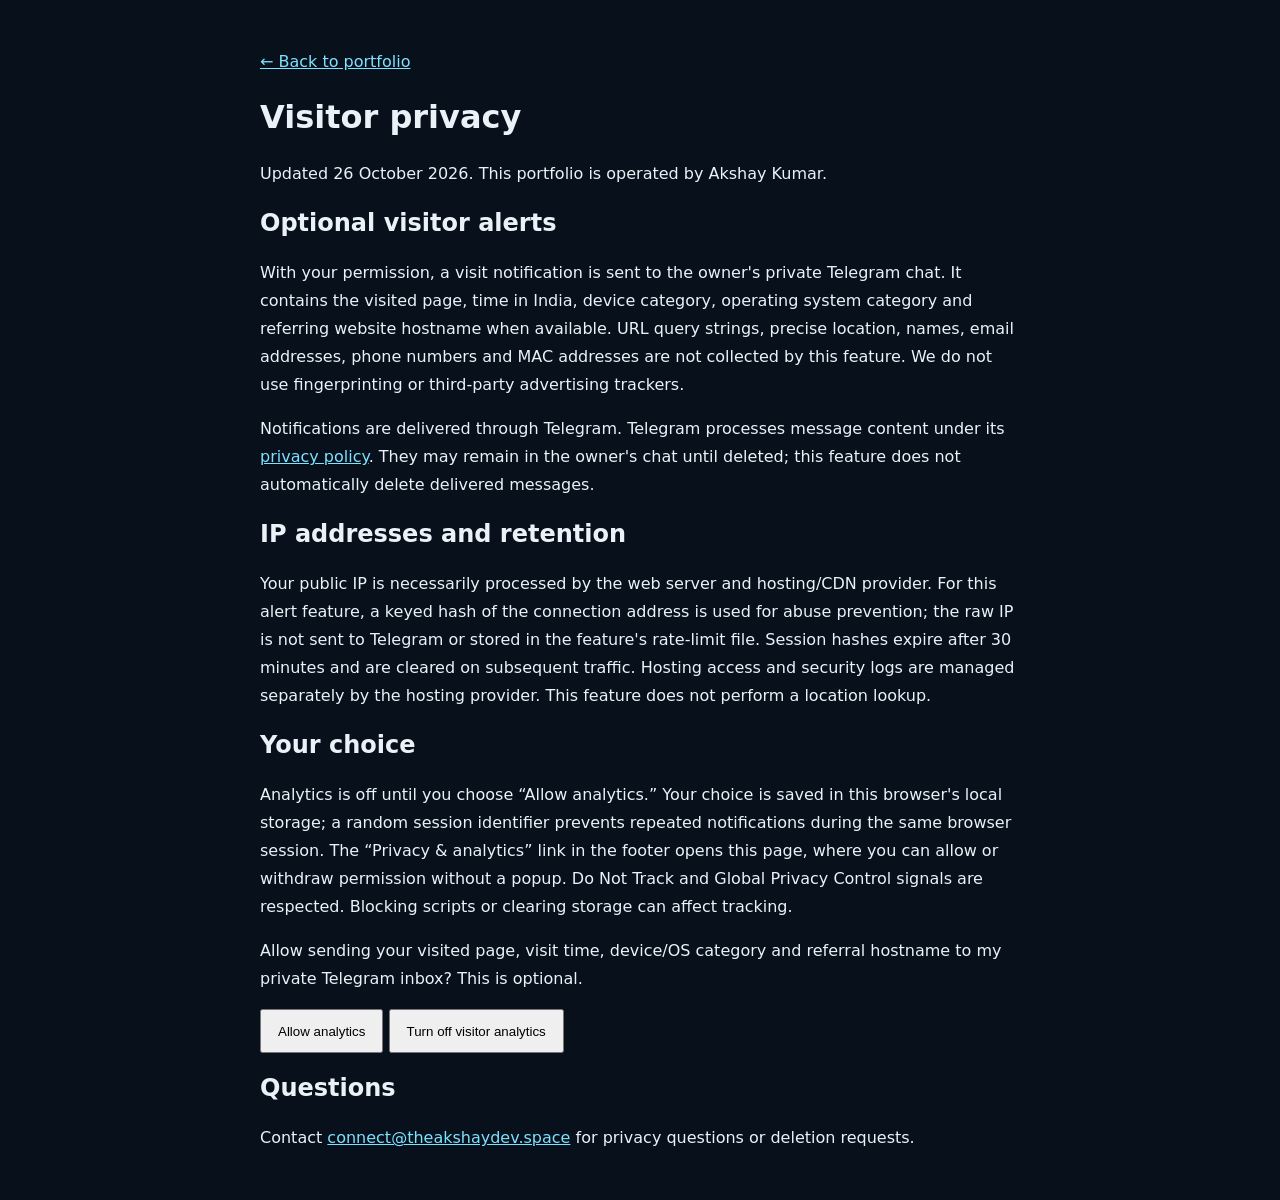
<file: privacy.html>
<!doctype html><html lang="en"><head><meta charset="utf-8"><meta name="viewport" content="width=device-width,initial-scale=1"><title>Visitor Privacy | Akshay Kumar</title><meta name="robots" content="noindex,follow"><link rel="canonical" href="https://theakshaydev.space/privacy.html"><style>body{max-width:760px;margin:48px auto;padding:0 24px;background:#07101b;color:#eaf2f8;font:16px/1.75 system-ui,sans-serif}a{color:#7ce2ff}h1,h2{line-height:1.3}button{min-height:44px;padding:10px 16px;cursor:pointer}</style></head><body><a href="/">← Back to portfolio</a><h1>Visitor privacy</h1><p>Updated 26 October 2026. This portfolio is operated by Akshay Kumar.</p><h2>Optional visitor alerts</h2><p>With your permission, a visit notification is sent to the owner's private Telegram chat. It contains the visited page, time in India, device category, operating system category and referring website hostname when available. URL query strings, precise location, names, email addresses, phone numbers and MAC addresses are not collected by this feature. We do not use fingerprinting or third-party advertising trackers.</p><p>Notifications are delivered through Telegram. Telegram processes message content under its <a href="https://telegram.org/privacy">privacy policy</a>. They may remain in the owner's chat until deleted; this feature does not automatically delete delivered messages.</p><h2>IP addresses and retention</h2><p>Your public IP is necessarily processed by the web server and hosting/CDN provider. For this alert feature, a keyed hash of the connection address is used for abuse prevention; the raw IP is not sent to Telegram or stored in the feature's rate-limit file. Session hashes expire after 30 minutes and are cleared on subsequent traffic. Hosting access and security logs are managed separately by the hosting provider. This feature does not perform a location lookup.</p><h2>Your choice</h2><p>Analytics is off until you choose “Allow analytics.” Your choice is saved in this browser's local storage; a random session identifier prevents repeated notifications during the same browser session. The “Privacy &amp; analytics” link in the footer opens this page, where you can allow or withdraw permission without a popup. Do Not Track and Global Privacy Control signals are respected. Blocking scripts or clearing storage can affect tracking.</p><p>Allow sending your visited page, visit time, device/OS category and referral hostname to my private Telegram inbox? This is optional.</p><button type="button" id="allow">Allow analytics</button> <button type="button" id="withdraw">Turn off visitor analytics</button><p id="result" role="status"></p><h2>Questions</h2><p>Contact <a href="mailto:connect@theakshaydev.space">connect@theakshaydev.space</a> for privacy questions or deletion requests.</p><script>document.getElementById('allow').addEventListener('click',()=>{try{localStorage.setItem('portfolio-visitor-consent-v1','yes');document.getElementById('result').textContent='Visitor analytics is now allowed in this browser. Return to the portfolio to continue.'}catch{document.getElementById('result').textContent='Your browser could not save this preference. Analytics remains off.'}});document.getElementById('withdraw').addEventListener('click',()=>{try{localStorage.setItem('portfolio-visitor-consent-v1','no');document.getElementById('result').textContent='Visitor analytics is now off in this browser.'}catch{document.getElementById('result').textContent='Please block optional scripts in your browser settings.'}});</script></body></html>
</file>
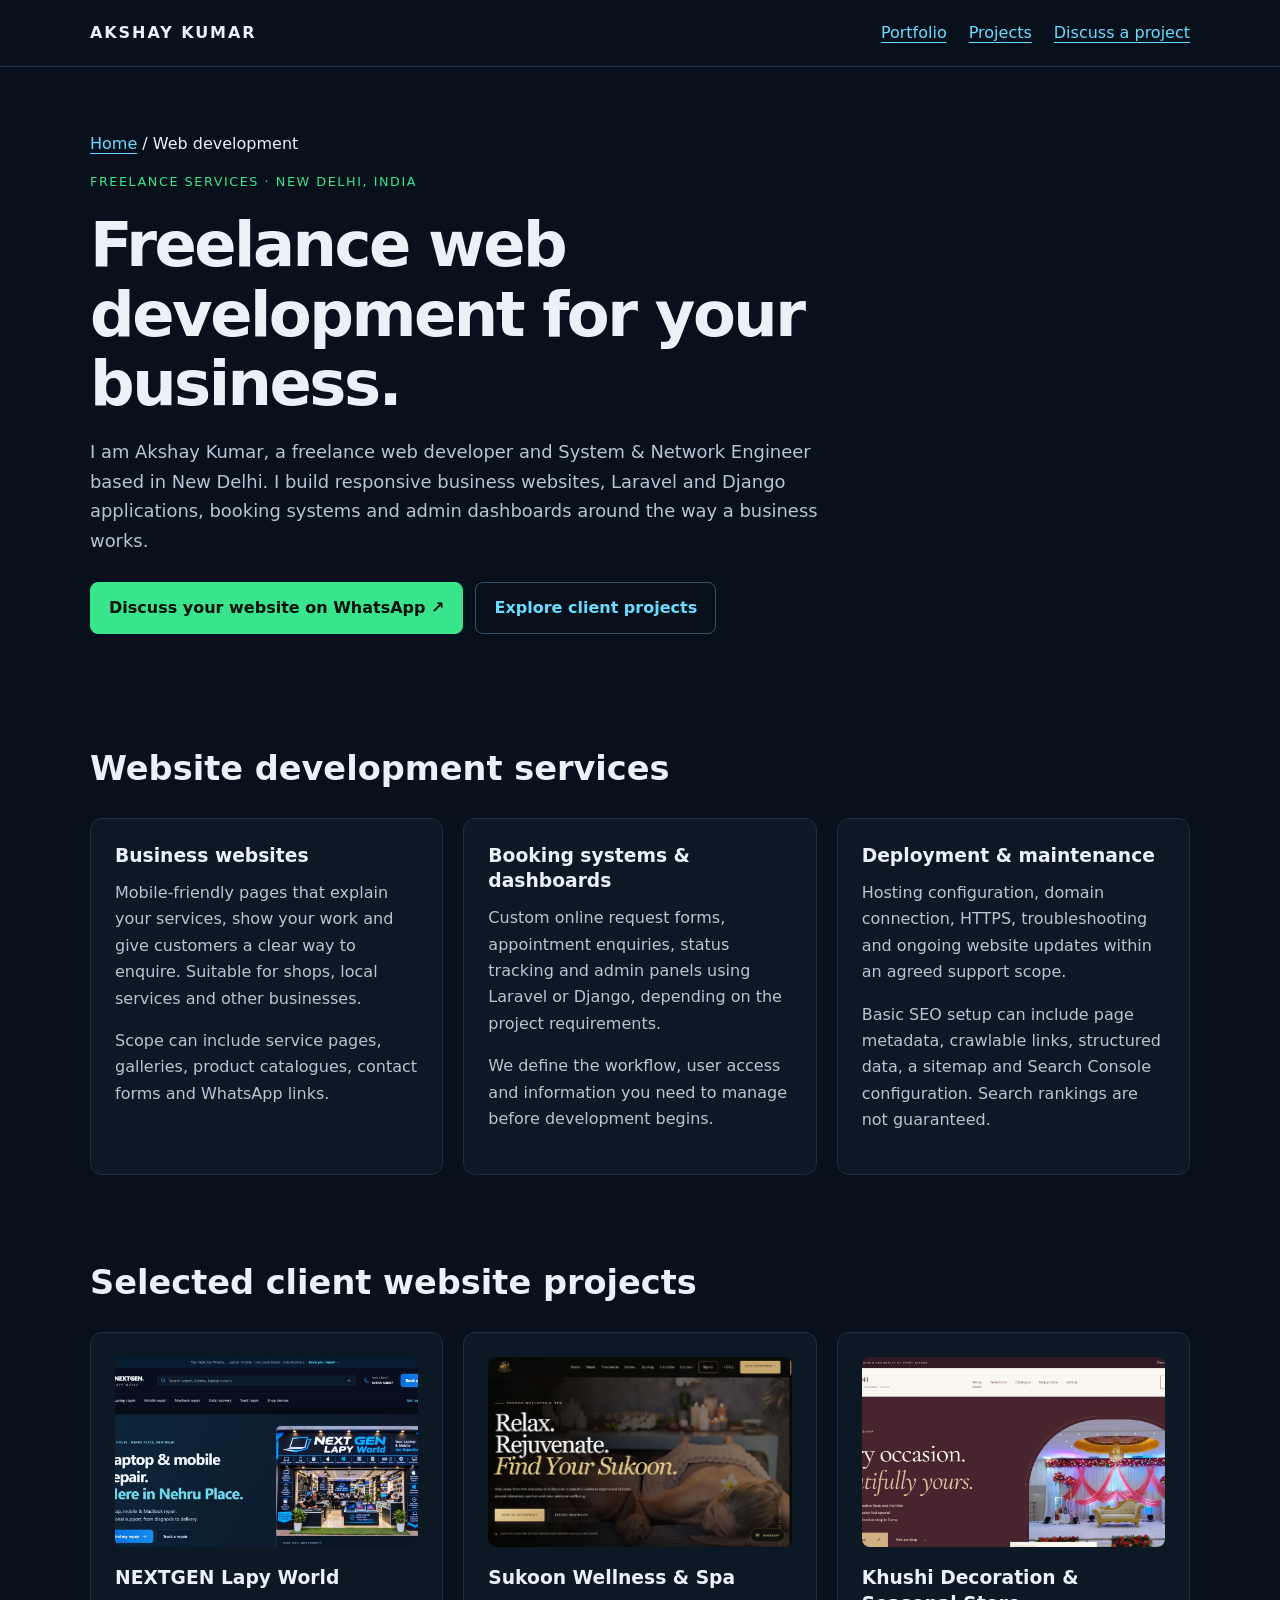
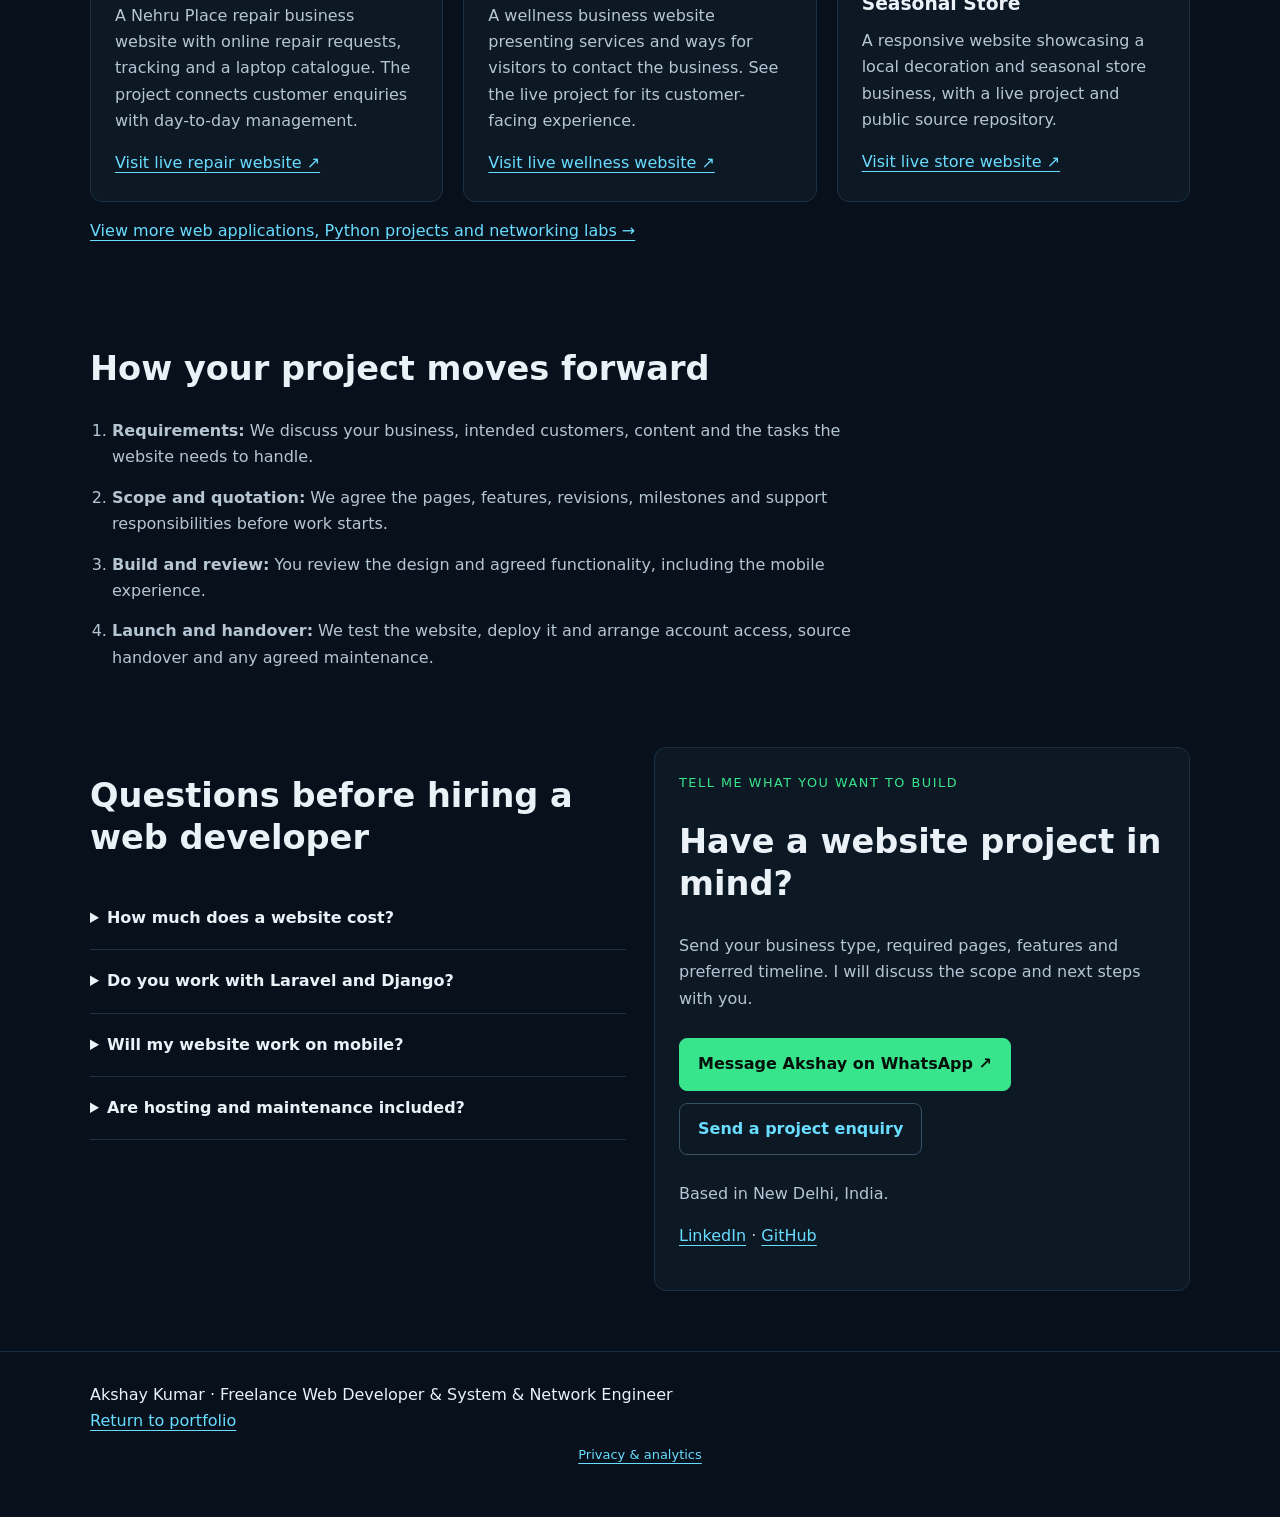
<file: web-development.html>
<!DOCTYPE html>
<html lang="en"><head><meta charset="UTF-8"><meta name="viewport" content="width=device-width,initial-scale=1"><title>Freelance Web Developer in New Delhi | Akshay Kumar</title><meta name="description" content="Work with Akshay Kumar, a freelance web developer in New Delhi, for Laravel and Django business websites, booking systems, admin dashboards and website maintenance."><meta name="robots" content="index, follow, max-image-preview:large"><link rel="canonical" href="https://theakshaydev.space/web-development.html"><meta name="theme-color" content="#07101b"><meta property="og:type" content="website"><meta property="og:title" content="Freelance Web Developer in New Delhi | Akshay Kumar"><meta property="og:description" content="Business websites, booking workflows and admin dashboards. Explore real client projects and discuss your requirements with Akshay Kumar."><meta property="og:url" content="https://theakshaydev.space/web-development.html"><meta property="og:image" content="https://theakshaydev.space/assets/nextgen-live-preview.jpg"><meta name="twitter:card" content="summary_large_image"><meta name="twitter:title" content="Freelance Web Developer in New Delhi | Akshay Kumar"><meta name="twitter:description" content="Business websites, booking systems and admin dashboards. View client projects and discuss your website."><meta name="twitter:image" content="https://theakshaydev.space/assets/nextgen-live-preview.jpg">
<script type="application/ld+json">{"@context":"https://schema.org","@graph":[{"@type":"Person","@id":"https://theakshaydev.space/#person","name":"Akshay Kumar","url":"https://theakshaydev.space/","jobTitle":"Freelance Web Developer","sameAs":["https://github.com/akshay7549","https://www.linkedin.com/in/akshay-kumar-090990249/"]},{"@type":"WebPage","@id":"https://theakshaydev.space/web-development.html#page","name":"Freelance Web Developer in New Delhi | Akshay Kumar","url":"https://theakshaydev.space/web-development.html","mainEntity":{"@id":"https://theakshaydev.space/web-development.html#service"}},{"@type":"Service","@id":"https://theakshaydev.space/web-development.html#service","name":"Freelance website development","serviceType":"Business websites, booking systems and admin dashboards","provider":{"@id":"https://theakshaydev.space/#person"},"areaServed":{"@type":"City","name":"New Delhi"},"url":"https://theakshaydev.space/web-development.html"},{"@type":"BreadcrumbList","itemListElement":[{"@type":"ListItem","position":1,"name":"Home","item":"https://theakshaydev.space/"},{"@type":"ListItem","position":2,"name":"Web development","item":"https://theakshaydev.space/web-development.html"}]}]}</script>
<style>:root{color-scheme:dark;font-family:system-ui,sans-serif;background:#07101b;color:#eaf2f8;line-height:1.65}*{box-sizing:border-box}body{margin:0}a{color:#69ddff;text-underline-offset:4px}.wrap{width:min(1100px,calc(100% - 40px));margin:auto}header{border-bottom:1px solid #1b3044;padding:20px 0}header .wrap{display:flex;justify-content:space-between;gap:16px;flex-wrap:wrap}header strong{letter-spacing:.12em}nav{display:flex;gap:22px;flex-wrap:wrap}.hero{padding:64px 0 30px}.eyebrow{color:#39e58c;font-size:.8rem;letter-spacing:.12em;text-transform:uppercase}h1{font-size:clamp(2rem,5vw,3.9rem);line-height:1.12;letter-spacing:-.04em;max-width:900px;margin:18px 0}h2{font-size:clamp(1.6rem,3vw,2.1rem);line-height:1.25}h3{line-height:1.35}p,li{color:#b6c5d3}.lead{font-size:1.12rem;max-width:780px}.actions{display:flex;gap:12px;flex-wrap:wrap;margin:26px 0}.button{display:inline-block;padding:12px 18px;border-radius:8px;border:1px solid #365066;text-decoration:none;font-weight:650}.primary{background:#39e58c;color:#04110a;border-color:#39e58c}section{padding:30px 0}.grid{display:grid;grid-template-columns:repeat(3,minmax(0,1fr));gap:20px}.card{padding:24px;border:1px solid #1b3044;border-radius:12px;background:#0d1825;min-width:0}.card h3{margin:0 0 12px}.card p{margin:0 0 16px}.project-img{display:block;width:100%;height:190px;object-fit:cover;border-radius:8px;margin-bottom:18px}.process{padding-left:22px;max-width:800px}.process li{margin:14px 0}.split{display:grid;grid-template-columns:1fr 1fr;gap:28px}details{padding:18px 0;border-bottom:1px solid #1b3044}summary{cursor:pointer;font-weight:650}footer{border-top:1px solid #1b3044;padding:30px 0;margin-top:30px}a:focus-visible,summary:focus-visible{outline:3px solid #39e58c;outline-offset:4px}@media(max-width:760px){.grid,.split{grid-template-columns:1fr}.hero{padding-top:38px}.project-img{height:auto}.card{padding:20px}nav{gap:16px}}</style></head>
<body><header><div class="wrap"><strong>AKSHAY KUMAR</strong><nav aria-label="Main navigation"><a href="/">Portfolio</a><a href="/#projects">Projects</a><a href="#contact">Discuss a project</a></nav></div></header><main class="wrap"><section class="hero"><a href="/">Home</a> / Web development<p class="eyebrow">Freelance services · New Delhi, India</p><h1>Freelance web development for your business.</h1><p class="lead">I am Akshay Kumar, a freelance web developer and System &amp; Network Engineer based in New Delhi. I build responsive business websites, Laravel and Django applications, booking systems and admin dashboards around the way a business works.</p><div class="actions"><a class="button primary" href="https://wa.me/917549645076?text=Hi%20Akshay%2C%20I%20would%20like%20to%20discuss%20a%20website%20project.">Discuss your website on WhatsApp ↗</a><a class="button" href="#projects">Explore client projects</a></div></section>
<section aria-labelledby="services"><h2 id="services">Website development services</h2><div class="grid"><article class="card"><h3>Business websites</h3><p>Mobile-friendly pages that explain your services, show your work and give customers a clear way to enquire. Suitable for shops, local services and other businesses.</p><p>Scope can include service pages, galleries, product catalogues, contact forms and WhatsApp links.</p></article><article class="card"><h3>Booking systems &amp; dashboards</h3><p>Custom online request forms, appointment enquiries, status tracking and admin panels using Laravel or Django, depending on the project requirements.</p><p>We define the workflow, user access and information you need to manage before development begins.</p></article><article class="card"><h3>Deployment &amp; maintenance</h3><p>Hosting configuration, domain connection, HTTPS, troubleshooting and ongoing website updates within an agreed support scope.</p><p>Basic SEO setup can include page metadata, crawlable links, structured data, a sitemap and Search Console configuration. Search rankings are not guaranteed.</p></article></div></section>
<section id="projects"><h2>Selected client website projects</h2><div class="grid"><article class="card"><img class="project-img" src="assets/nextgen-live-preview.jpg" width="1200" height="675" alt="NEXTGEN Lapy World repair business website project preview" loading="lazy"><h3>NEXTGEN Lapy World</h3><p>A Nehru Place repair business website with online repair requests, tracking and a laptop catalogue. The project connects customer enquiries with day-to-day management.</p><a href="https://nextgenlapyworld.in/" target="_blank" rel="noopener noreferrer">Visit live repair website ↗</a></article><article class="card"><img class="project-img" src="assets/sukoon-live-preview.jpg" width="1200" height="675" alt="Sukoon Wellness and Spa website project preview" loading="lazy"><h3>Sukoon Wellness &amp; Spa</h3><p>A wellness business website presenting services and ways for visitors to contact the business. See the live project for its customer-facing experience.</p><a href="https://sukoonwellnessandspa.in/" target="_blank" rel="noopener noreferrer">Visit live wellness website ↗</a></article><article class="card"><img class="project-img" src="assets/khushi-live-preview.jpg" width="1200" height="675" alt="Khushi Decoration and Seasonal Store website project preview" loading="lazy"><h3>Khushi Decoration &amp; Seasonal Store</h3><p>A responsive website showcasing a local decoration and seasonal store business, with a live project and public source repository.</p><a href="https://akshay7549.github.io/khushi-decoration/" target="_blank" rel="noopener noreferrer">Visit live store website ↗</a></article></div><p><a href="/#projects">View more web applications, Python projects and networking labs →</a></p></section>
<section><h2>How your project moves forward</h2><ol class="process"><li><strong>Requirements:</strong> We discuss your business, intended customers, content and the tasks the website needs to handle.</li><li><strong>Scope and quotation:</strong> We agree the pages, features, revisions, milestones and support responsibilities before work starts.</li><li><strong>Build and review:</strong> You review the design and agreed functionality, including the mobile experience.</li><li><strong>Launch and handover:</strong> We test the website, deploy it and arrange account access, source handover and any agreed maintenance.</li></ol></section>
<section class="split"><div><h2>Questions before hiring a web developer</h2><details><summary>How much does a website cost?</summary><p>The quotation depends on the design, number of pages, content, booking or dashboard features, integrations and ongoing support. Share your requirements for a project-specific estimate.</p></details><details><summary>Do you work with Laravel and Django?</summary><p>Yes. My project experience includes Laravel, Django, Flask, HTML, CSS and JavaScript. The choice depends on the features and hosting requirements.</p></details><details><summary>Will my website work on mobile?</summary><p>Responsive layouts and mobile review are part of the development process. We check the agreed pages and customer flows before launch.</p></details><details><summary>Are hosting and maintenance included?</summary><p>They can be included in the quotation with a defined plan, coverage period and update allowance. Renewals, third-party costs and additional features are agreed separately.</p></details></div><div class="card" id="contact"><p class="eyebrow">Tell me what you want to build</p><h2>Have a website project in mind?</h2><p>Send your business type, required pages, features and preferred timeline. I will discuss the scope and next steps with you.</p><div class="actions"><a class="button primary" href="https://wa.me/917549645076">Message Akshay on WhatsApp ↗</a><a class="button" href="mailto:akshaykumarstm2020@gmail.com">Send a project enquiry</a></div><p>Based in New Delhi, India.</p><p><a href="https://www.linkedin.com/in/akshay-kumar-090990249/" target="_blank" rel="noopener noreferrer">LinkedIn</a> · <a href="https://github.com/akshay7549" target="_blank" rel="noopener noreferrer">GitHub</a></p></div></section></main><footer><div class="wrap">Akshay Kumar · Freelance Web Developer &amp; System &amp; Network Engineer<br><a href="/">Return to portfolio</a></div><p style="text-align:center;font:13px system-ui,sans-serif;padding:0 16px 12px"><a href="/privacy.html">Privacy &amp; analytics</a></p></footer><script src="/assets/visitor-alerts.js?v=20261026b" defer></script>
</body></html>
</file>
<file: assets/qa-fixes.css>
/* Anchor offsets include the sticky header and a little breathing room. */
:root { --anchor-offset: 88px; }
html, body { overflow-x: clip; }
#home, .section, .journey-story { scroll-margin-top: var(--anchor-offset); }
.glow { max-width: 100%; }
.g1 { right: 0; }
.g2 { left: 0; }

.contact-detail { display: grid; grid-template-columns: 20px minmax(0, 1fr); gap: 10px; }
.contact-detail .contact-icon { color: var(--cyan); }
.contact-detail .contact-value { display: grid; gap: 5px; min-width: 0; }
.contact-detail .contact-label { color: var(--muted); }
.contact-detail strong { display: block; overflow-wrap: anywhere; font-weight: 600; }
.terminal-contact { min-width: 0; }
.terminal-contact p { overflow-wrap: anywhere; }

@media (max-width: 700px) {
  .hero-spotlight { min-height: 0; padding: 28px 0 48px; }
  .spotlight-wrap { display: flex; flex-direction: column; }
  .spotlight-copy { order: -1; width: 100%; }
  .spotlight-copy .eyebrow { flex-wrap: wrap; font-size: 9px; letter-spacing: .07em; }
  .spotlight-copy h1 { font-size: clamp(34px, 9vw, 42px); margin-bottom: 12px; }
  .spotlight-copy .hero-role { font-size: 20px; }
  .hero-specialism { font-size: 11px; margin-bottom: 12px; }
  .hero-tagline { font-size: 18px; margin-bottom: 12px; }
  .spotlight-copy .lead { font-size: 13px; margin-bottom: 18px; }
  .spotlight-copy .actions { display: grid; grid-template-columns: repeat(2, minmax(0, 1fr)); gap: 8px; }
  .spotlight-copy .btn { justify-content: center; min-height: 44px; padding: 10px 6px; font-size: 11px; }
  .profile-links { gap: 8px 14px; margin-top: 12px; }
  .profile-links a { display: inline-flex; align-items: center; min-height: 44px; }
  .spotlight-stage { display: grid; grid-template-columns: repeat(2, minmax(0, 1fr)); gap: 12px; width: 100%; height: auto; margin-top: 20px; }
  .spot-photo-wrap { grid-column: 1 / -1; grid-row: 1; position: relative; top: auto; left: auto; transform: none; width: 240px; height: 240px; margin: 0 auto 12px; }
  .spot-photo { width: 200px; height: 200px; }
  .ring-1 { width: 228px; height: 228px; }
  .ring-2 { width: 240px; height: 240px; }
  .spot-card { position: relative; inset: auto; width: auto; min-width: 0; padding: 12px; gap: 8px; }
  .spot-card b { font-size: 12px; }
  .spot-card p { font-size: 11px; }
  .spot-icon { width: 22px; height: 22px; flex-basis: 22px; }
  .spotlight-orbit { display: none; }
  .blog-dialog .modal-close { float: none; display: block; margin: 0 0 16px auto; min-height: 44px; }
  .blog-dialog { max-height: 85dvh; padding: 22px; }
  .contact-link { font-size: 12px; }
  .contact-action { min-height: 44px; }
  .contact-status { align-items: flex-start; }
  .contact-status i { flex-shrink: 0; margin-top: 4px; }
}

@media (max-width: 600px) {
  :root { --anchor-offset: 80px; }
}

@media (prefers-reduced-motion: reduce) {
  .eyebrow:before { animation: none; }
}
</file>
